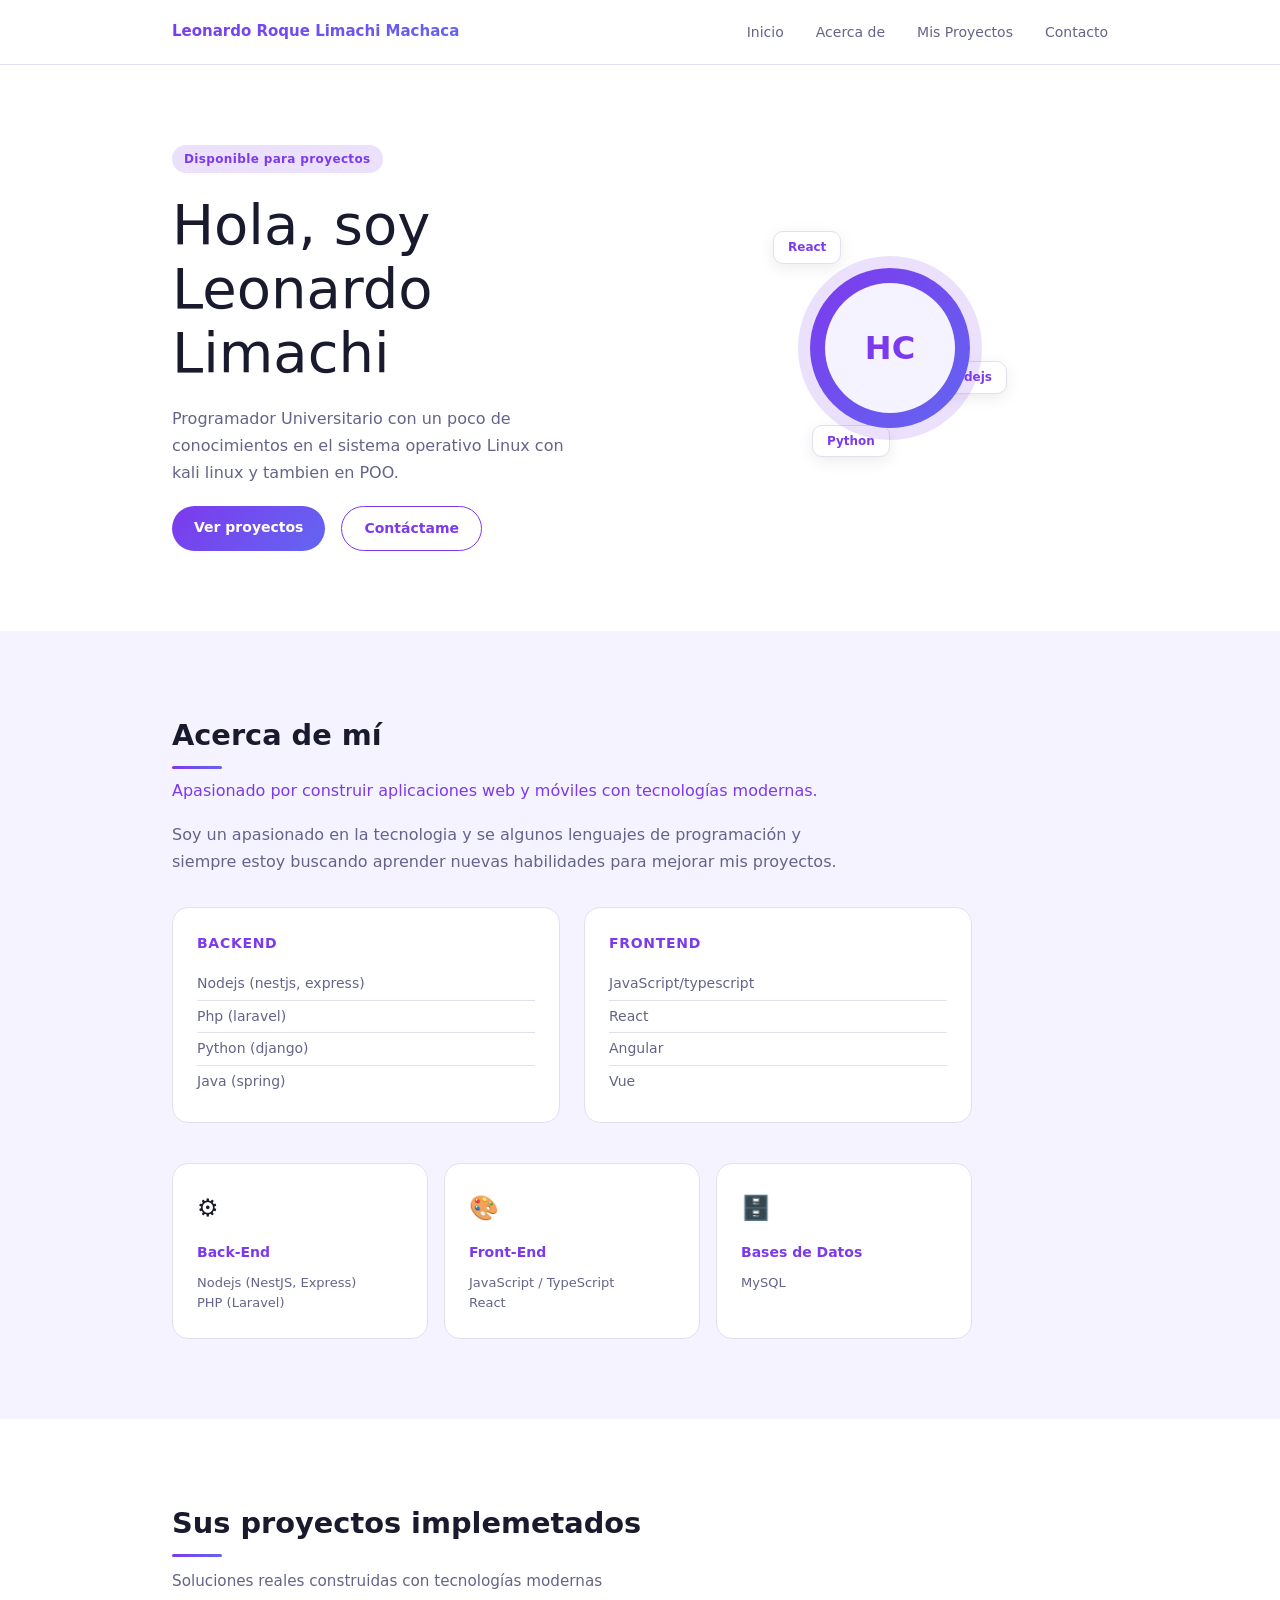
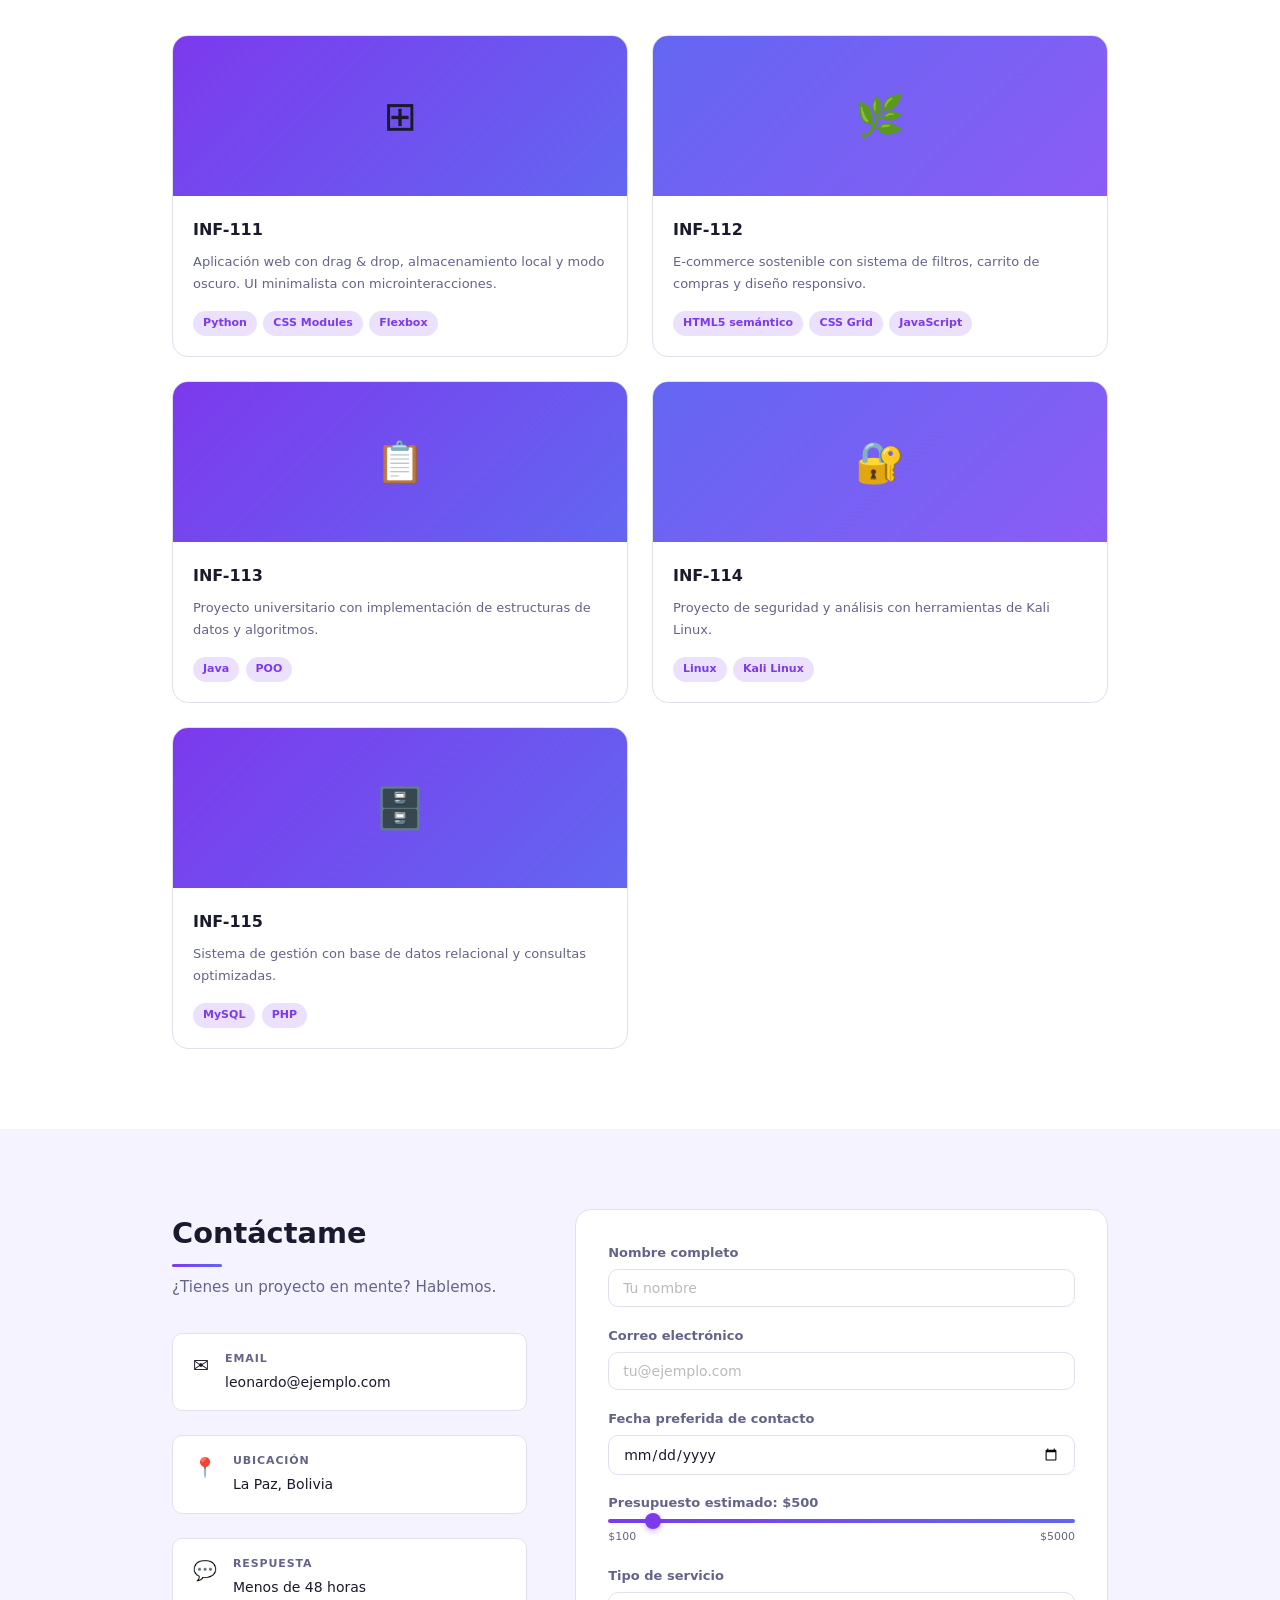
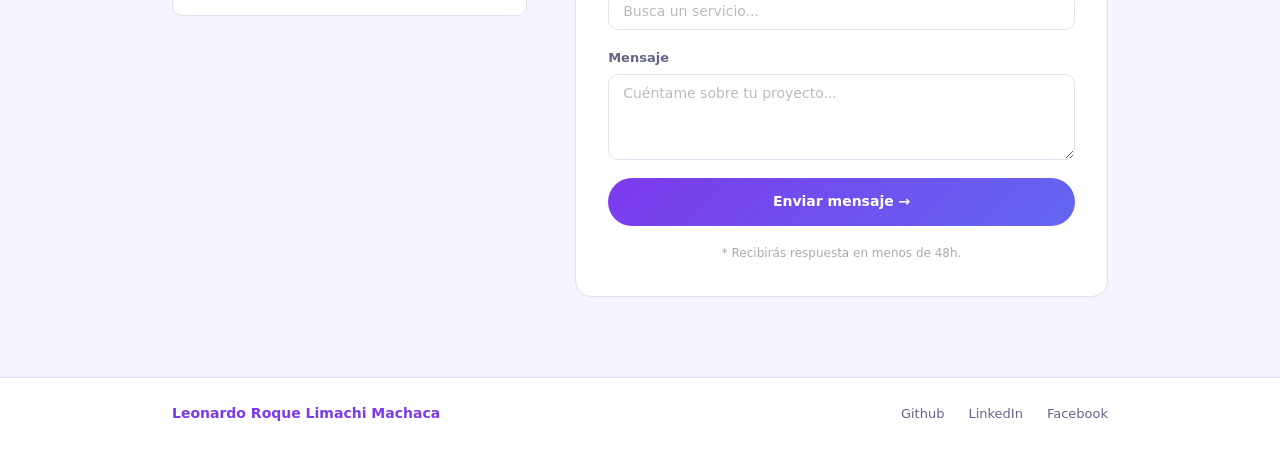
<file: PORTAFOLIO-2/index.html>
<!DOCTYPE html>
<html lang="es">
<head>
  <meta charset="UTF-8">
  <meta name="viewport" content="width=device-width, initial-scale=1.0">
  <title>Mi Portafolio</title>
  <link rel="stylesheet" href="assets/css/styles.css">
</head>
<body>

  <header>
    <div class="container">
      <div class="navbar">
        <div class="logo">Leonardo Roque Limachi Machaca</div>
        <nav>
          <ul>
            <li><a href="#inicio">Inicio</a></li>
            <li><a href="#acercade">Acerca de</a></li>
            <li><a href="#servicios">Mis Proyectos</a></li>
            <li><a href="#contacto">Contacto</a></li>
          </ul>
        </nav>
      </div>
    </div>
  </header>

  <main>

    <!-- INICIO -->
    <section id="inicio" aria-label="Presentación">
      <div class="container">
        <div class="container-person">

          <div class="person-content">
            <span class="person-badge">Disponible para proyectos</span>
            <h1>Hola, soy Leonardo Limachi </h1>
            <p>Programador Universitario con un poco de conocimientos en el sistema operativo Linux con kali linux y tambien en POO.</p>
            <div class="actions">
              <a href="#servicios" class="btn btn--primary">Ver proyectos</a>
              <a href="#contacto" class="btn btn--secondary">Contáctame</a>
            </div>
          </div>

          <aside class="person-img" aria-hidden="true">
            <div class="float-card card--a">React</div>
            <div class="float-card card--b">Nodejs</div>
            <div class="float-card card--c">Python</div>
            <div class="avatar">
              <div class="avatar-interior">HC</div>
            </div>
          </aside>

        </div>
      </div>
    </section>

    <!-- ACERCA DE -->
    <section id="acercade">
      <div class="container">
        <div class="container-about">
          <h2>Acerca de mí</h2>
          <p class="about-subtitle">Apasionado por construir aplicaciones web y móviles con tecnologías modernas.</p>
          <p class="about-text">Soy un apasionado en la tecnologia y se algunos lenguajes de programación y siempre estoy buscando aprender nuevas habilidades para mejorar mis proyectos.</p>

          <div class="skills-grid">
            <div class="skill-col">
              <h3>Backend</h3>
              <ul>
                <li>Nodejs (nestjs, express)</li>
                <li>Php (laravel)</li>
                <li>Python (django)</li>
                <li>Java (spring)</li>
              </ul>
            </div>
            <div class="skill-col">
              <h3>Frontend</h3>
              <ul>
                <li>JavaScript/typescript</li>
                <li>React</li>
                <li>Angular</li>
                <li>Vue</li>
              </ul>
            </div>
          </div>

          <div class="service-cards">
            <div class="service-card">
              <span class="service-icon">⚙️</span>
              <h4>Back-End</h4>
              <p>Nodejs (NestJS, Express)<br>PHP (Laravel)</p>
            </div>
            <div class="service-card">
              <span class="service-icon">🎨</span>
              <h4>Front-End</h4>
              <p>JavaScript / TypeScript<br>React</p>
            </div>
            <div class="service-card">
              <span class="service-icon">🗄️</span>
              <h4>Bases de Datos</h4>
              <p>MySQL</p>
            </div>
          </div>

        </div>
      </div>
    </section>

    <!-- SERVICIOS -->
    <section id="servicios">
      <div class="container">
        <h2>Sus proyectos implemetados</h2>
        <p class="section-sub">Soluciones reales construidas con tecnologías modernas</p>

        <div class="projects-grid">
          <div class="project-card">
            <div class="project-thumb thumb--purple">
              <span class="project-icon">⊞</span>
            </div>
            <div class="project-info">
              <h3>INF-111</h3>
              <p>Aplicación web con drag &amp; drop, almacenamiento local y modo oscuro. UI minimalista con microinteracciones.</p>
              <div class="project-tags">
                <span>Python</span>
                <span>CSS Modules</span>
                <span>Flexbox</span>
              </div>
            </div>
          </div>

          <div class="project-card">
            <div class="project-thumb thumb--violet">
              <span class="project-icon">🌿</span>
            </div>
            <div class="project-info">
              <h3>INF-112</h3>
              <p>E-commerce sostenible con sistema de filtros, carrito de compras y diseño responsivo.</p>
              <div class="project-tags">
                <span>HTML5 semántico</span>
                <span>CSS Grid</span>
                <span>JavaScript</span>
              </div>
            </div>
          </div>

          <div class="project-card">
            <div class="project-thumb thumb--purple">
              <span class="project-icon">📋</span>
            </div>
            <div class="project-info">
              <h3>INF-113</h3>
              <p>Proyecto universitario con implementación de estructuras de datos y algoritmos.</p>
              <div class="project-tags">
                <span>Java</span>
                <span>POO</span>
              </div>
            </div>
          </div>

          <div class="project-card">
            <div class="project-thumb thumb--violet">
              <span class="project-icon">🔐</span>
            </div>
            <div class="project-info">
              <h3>INF-114</h3>
              <p>Proyecto de seguridad y análisis con herramientas de Kali Linux.</p>
              <div class="project-tags">
                <span>Linux</span>
                <span>Kali Linux</span>
              </div>
            </div>
          </div>

          <div class="project-card">
            <div class="project-thumb thumb--purple">
              <span class="project-icon">🗄️</span>
            </div>
            <div class="project-info">
              <h3>INF-115</h3>
              <p>Sistema de gestión con base de datos relacional y consultas optimizadas.</p>
              <div class="project-tags">
                <span>MySQL</span>
                <span>PHP</span>
              </div>
            </div>
          </div>
        </div>

      </div>
    </section>

    <!-- CONTACTO -->
    <section id="contacto">
      <div class="container">
        <div class="contact-layout">

          <div class="contact-info">
            <h2>Contáctame</h2>
            <p class="contact-sub">¿Tienes un proyecto en mente? Hablemos.</p>

            <div class="info-item">
              <span class="info-icon">✉</span>
              <div>
                <strong>EMAIL</strong>
                <p>leonardo@ejemplo.com</p>
              </div>
            </div>

            <div class="info-item">
              <span class="info-icon">📍</span>
              <div>
                <strong>UBICACIÓN</strong>
                <p>La Paz, Bolivia</p>
              </div>
            </div>

            <div class="info-item">
              <span class="info-icon">💬</span>
              <div>
                <strong>RESPUESTA</strong>
                <p>Menos de 48 horas</p>
              </div>
            </div>
          </div>

          <div class="contact-form-wrap">
            <form class="contact-form">

              <div class="form-group">
                <label for="nombre">Nombre completo</label>
                <input type="text" id="nombre" name="nombre" placeholder="Tu nombre" />
              </div>

              <div class="form-group">
                <label for="email">Correo electrónico</label>
                <input type="email" id="email" name="email" placeholder="tu@ejemplo.com" />
              </div>

              <div class="form-group">
                <label for="fecha">Fecha preferida de contacto</label>
                <input type="date" id="fecha" name="fecha">
              </div>

              <div class="form-group">
                <label for="presupuesto">Presupuesto estimado: <span id="presupuesto-val">$500</span></label>
                <input type="range" id="presupuesto" name="presupuesto" min="100" max="5000" value="500"
                  oninput="document.getElementById('presupuesto-val').textContent = '$' + this.value">
                <div class="range-labels"><span>$100</span><span>$5000</span></div>
              </div>

              <div class="form-group">
                <label for="servicio">Tipo de servicio</label>
                <input type="search" id="servicio" name="servicio" placeholder="Busca un servicio..." list="servicios-list">
                <datalist id="servicios-list">
                  <option value="Desarrollo Web"></option>
                  <option value="Desarrollo Móvil"></option>
                  <option value="Consultoría Técnica"></option>
                  <option value="Mantenimiento y Soporte"></option>
                </datalist>
              </div>

              <div class="form-group">
                <label for="mensaje">Mensaje</label>
                <textarea id="mensaje" name="mensaje" rows="4" placeholder="Cuéntame sobre tu proyecto..."></textarea>
              </div>

              <a href="#" class="btn-submit">Enviar mensaje →</a>
              <small class="form-note">* Recibirás respuesta en menos de 48h.</small>

            </form>
          </div>

        </div>
      </div>
    </section>

  </main>

  <footer>
    <div class="container">
      <div class="footer-inner">
        <span class="footer-name">Leonardo Roque Limachi Machaca</span>
        <div class="footer-links">
          <a href="#">Github</a>
          <a href="#">LinkedIn</a>
          <a href="#">Facebook</a>
        </div>
      </div>
    </div>
  </footer>

</body>
</html>
</file>
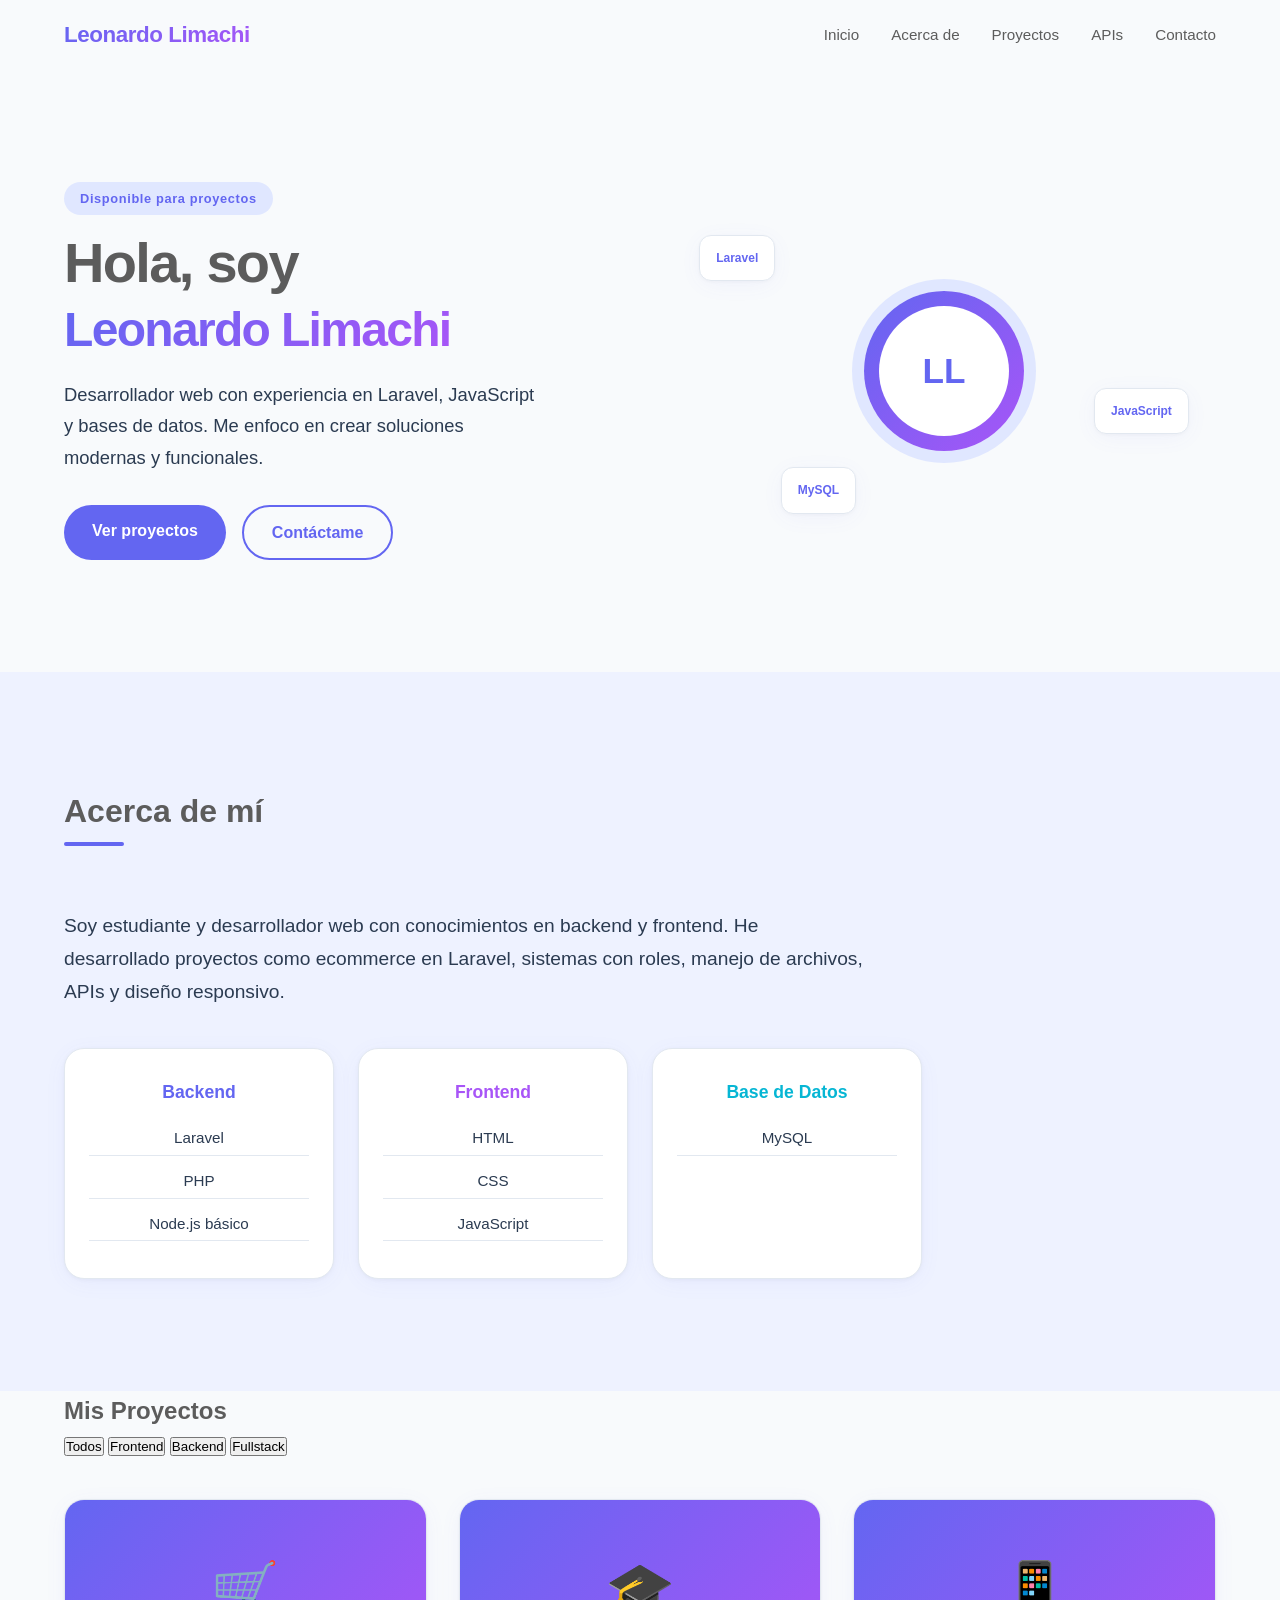
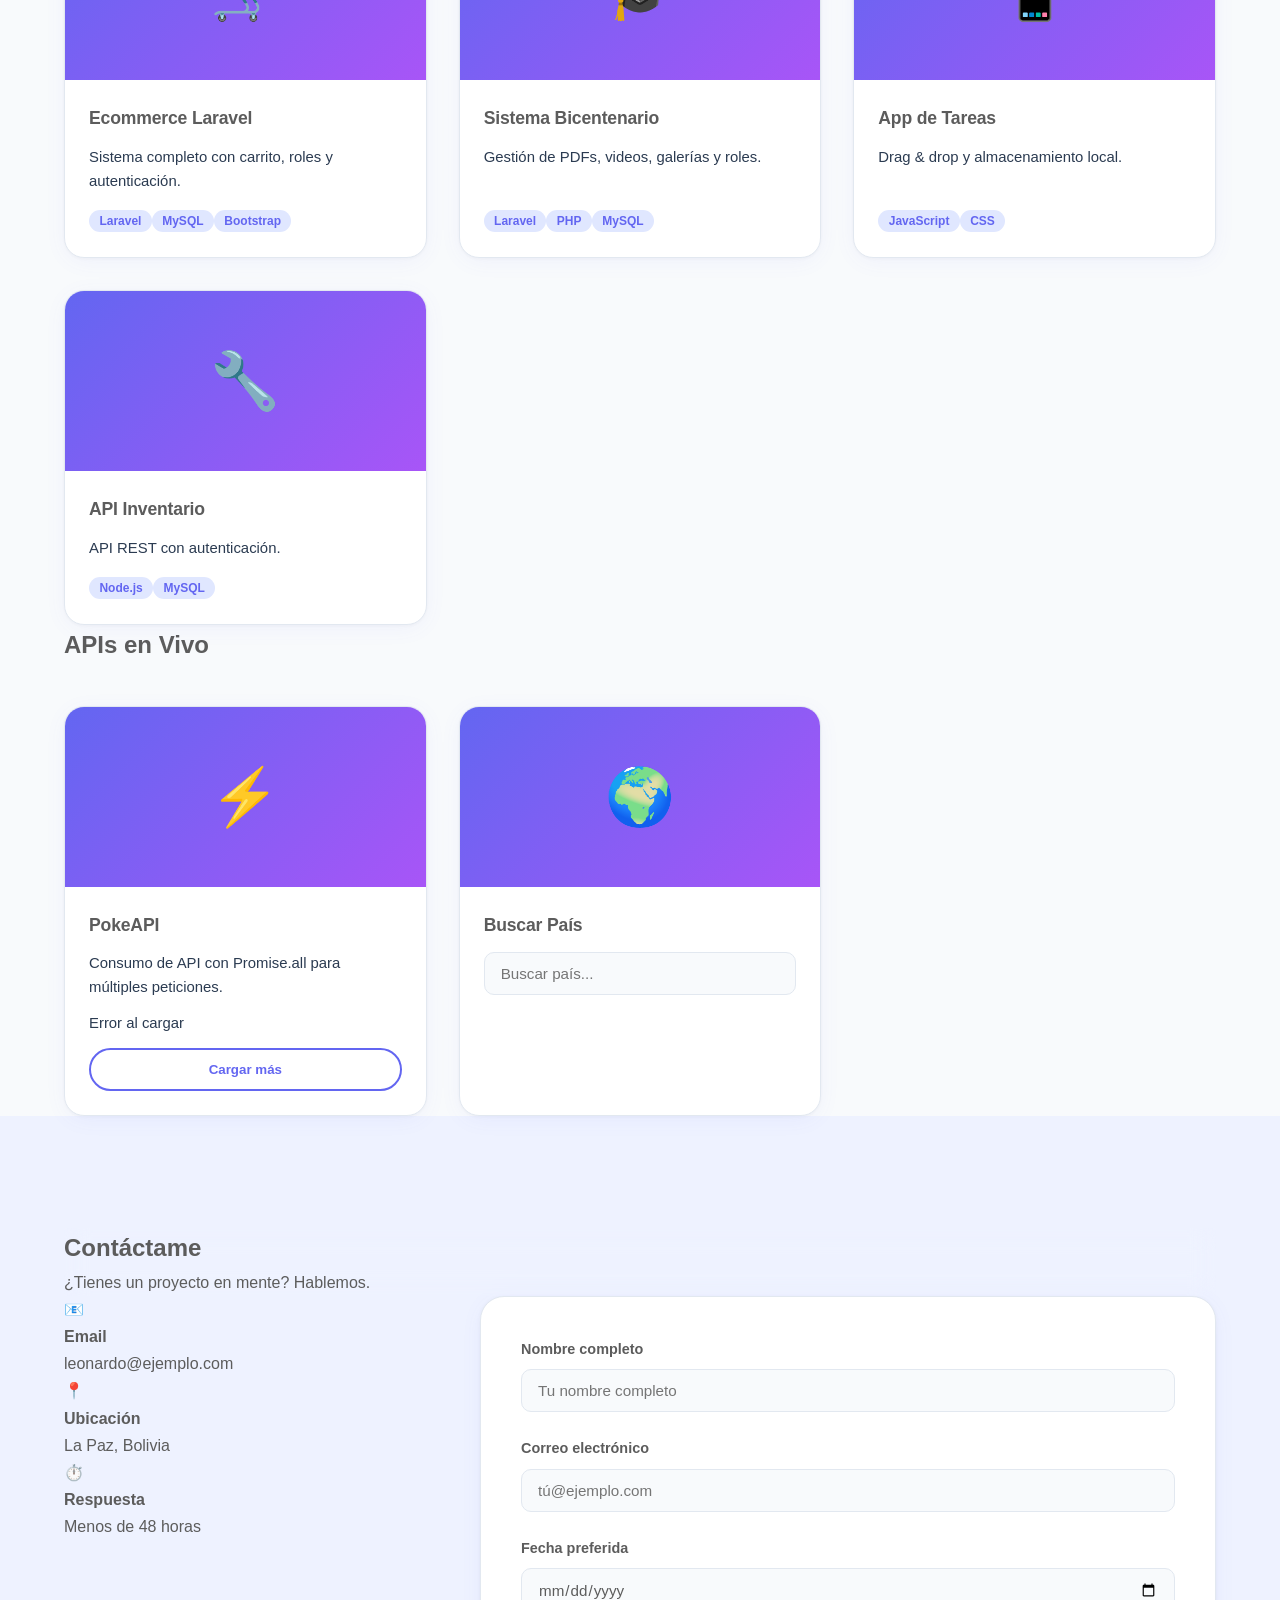
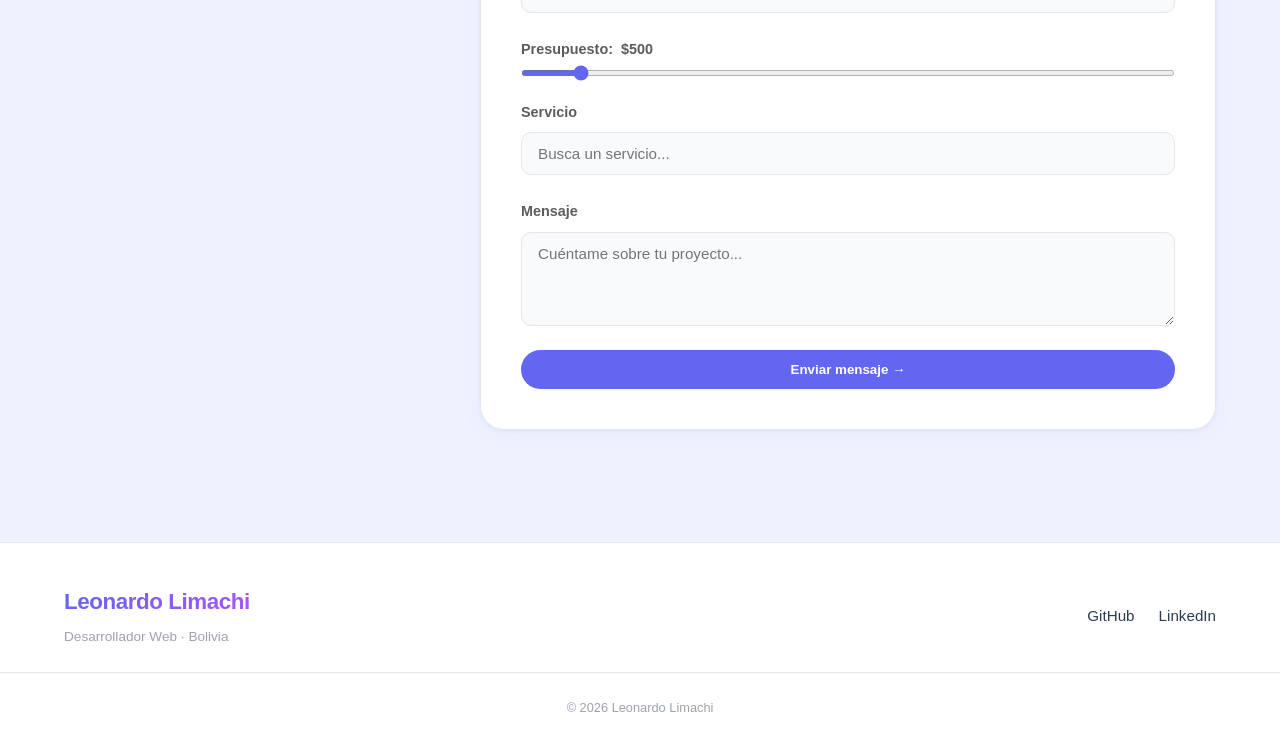
<file: Portafolio-Dia3-Tarea3/index.html>
<!doctype html>
<html lang="es">
<head>
  <meta charset="UTF-8" />
  <meta name="viewport" content="width=device-width, initial-scale=1.0" />

  <!-- SEO -->
  <title>Leonardo Limachi – Desarrollador Web</title>
  <meta name="description" content="Portafolio de Leonardo Limachi, desarrollador web full stack." />
  <meta name="keywords" content="desarrollador, laravel, javascript, portafolio, Bolivia" />
  <meta name="author" content="Leonardo Limachi" />

  <link rel="stylesheet" href="assets/css/styles.css" />
</head>

<body>

<!-- HEADER -->
<header>
  <div class="container">
    <div class="navbar">
      <div class="logo">Leonardo Limachi</div>

      <nav>
        <ul>
          <li><a href="#inicio">Inicio</a></li>
          <li><a href="#acercade">Acerca de</a></li>
          <li><a href="#proyectos">Proyectos</a></li>
          <li><a href="#apis">APIs</a></li>
          <li><a href="#contacto">Contacto</a></li>
        </ul>
      </nav>

    </div>
  </div>
</header>

<main>

<section id="inicio">
  <div class="container person">

    <div class="person-content">
      <span class="person-badge">Disponible para proyectos</span>

      <h1>Hola, soy <br><strong>Leonardo Limachi</strong></h1>

      <p>
        Desarrollador web con experiencia en Laravel, JavaScript y bases de datos.
        Me enfoco en crear soluciones modernas y funcionales.
      </p>

      <div class="actions">
        <a href="#proyectos" class="btn btn--primary">Ver proyectos</a>
        <a href="#contacto" class="btn btn--secondary">Contáctame</a>
      </div>
    </div>

    <div class="person-img">
      <div class="float-card card--a">Laravel</div>
      <div class="float-card card--b">JavaScript</div>
      <div class="float-card card--c">MySQL</div>

      <div class="avatar">
        <div class="avatar-interior">LL</div>
      </div>
    </div>

  </div>
</section>

<section id="acercade">
  <div class="container about">
    <h2 class="section-title">Acerca de mí</h2>

    <p>
      Soy estudiante y desarrollador web con conocimientos en backend y frontend.
      He desarrollado proyectos como ecommerce en Laravel, sistemas con roles,
      manejo de archivos, APIs y diseño responsivo.
    </p>

    <div class="skill-grid">

      <div class="skill-card skill--backend">
        <h3>Backend</h3>
        <ul>
          <li>Laravel</li>
          <li>PHP</li>
          <li>Node.js básico</li>
        </ul>
      </div>

      <div class="skill-card skill--frontend">
        <h3>Frontend</h3>
        <ul>
          <li>HTML</li>
          <li>CSS</li>
          <li>JavaScript</li>
        </ul>
      </div>

      <div class="skill-card skill--database">
        <h3>Base de Datos</h3>
        <ul>
          <li>MySQL</li>
        </ul>
      </div>

    </div>
  </div>
</section>

<section id="proyectos">
  <div class="container">

    <h2 class="section-title">Mis Proyectos</h2>

    <div class="filter-bar">
      <button class="filter-btn active" data-filter="all">Todos</button>
      <button class="filter-btn" data-filter="frontend">Frontend</button>
      <button class="filter-btn" data-filter="backend">Backend</button>
      <button class="filter-btn" data-filter="fullstack">Fullstack</button>
    </div>

    <div id="projects-grid" class="projects-grid"></div>

  </div>
</section>

<section id="apis">
  <div class="container">

    <h2 class="section-title">APIs en Vivo</h2>

    <div class="projects-grid">

      <div class="project-card">
        <div class="project-img">⚡</div>
        <div class="project-info">
          <h3>PokeAPI</h3>
          <p>Consumo de API con Promise.all para múltiples peticiones.</p>
          <div id="poke-grid"></div>
          <button id="poke-next" class="btn btn--secondary">Cargar más</button>
        </div>
      </div>

      <div class="project-card">
        <div class="project-img">🌍</div>
        <div class="project-info">
          <h3>Buscar País</h3>
          <input type="text" id="country-search" placeholder="Buscar país..." />
          <div id="country-result"></div>
        </div>
      </div>

    </div>

  </div>
</section>

<section id="contacto" aria-label="Contacto">
    <div class="container">
      <header class="section-header">
        <h2>Contáctame</h2>
        <p>¿Tienes un proyecto en mente? Hablemos.</p>
      </header>
  
      <div class="contact-layout">
  
        <aside class="contact-info">
          <div class="contact-item">
            <span class="contact-icon">📧</span>
            <div>
              <strong>Email</strong>
              <p>leonardo@ejemplo.com</p>
            </div>
          </div>
  
          <div class="contact-item">
            <span class="contact-icon">📍</span>
            <div>
              <strong>Ubicación</strong>
              <p>La Paz, Bolivia</p>
            </div>
          </div>
  
          <div class="contact-item">
            <span class="contact-icon">⏱️</span>
            <div>
              <strong>Respuesta</strong>
              <p>Menos de 48 horas</p>
            </div>
          </div>
        </aside>
  
        <div class="contact-form">
          <form id="contact-form" novalidate>
  
            <div class="form-group">
              <label for="nombre">Nombre completo</label>
              <input type="text" id="nombre" name="nombre" required minlength="3"
                placeholder="Tu nombre completo" />
            </div>
  
            <div class="form-group">
              <label for="email">Correo electrónico</label>
              <input type="email" id="email" name="email" required
                placeholder="tú@ejemplo.com" />
            </div>
  
            <div class="form-group">
              <label for="fecha">Fecha preferida</label>
              <input type="date" id="fecha" name="fecha" />
            </div>
  
            <div class="form-group">
              <label for="presupuesto">
                Presupuesto:
                <span id="presupuesto-val">$500</span>
              </label>
              <input type="range" id="presupuesto" name="presupuesto"
                min="100" max="5000" step="100" value="500" />
            </div>
  
            <div class="form-group">
              <label for="servicio">Servicio</label>
              <input type="search" id="servicio" list="servicios-list"
                placeholder="Busca un servicio..." />
              <datalist id="servicios-list">
                <option value="Full Stack">
                <option value="Backend">
                <option value="Frontend">
                <option value="Base de Datos">
              </datalist>
            </div>
  
            <div class="form-group">
              <label for="mensaje">Mensaje</label>
              <textarea id="mensaje" name="mensaje" rows="4"
                required minlength="20"
                placeholder="Cuéntame sobre tu proyecto..."></textarea>
            </div>
  
            <button type="submit" class="btn-submit">
              Enviar mensaje →
            </button>
  
          </form>
        </div>
  
      </div>
    </div>
  </section>

</main>

<footer>
  <div class="container footer-grid">

    <div class="footer-brand">
      <span class="logo">Leonardo Limachi</span>
      <p>Desarrollador Web · Bolivia</p>
    </div>

    <div class="social-links">
      <a href="#">GitHub</a>
      <a href="#">LinkedIn</a>
    </div>

  </div>

  <p class="footer-copy">© 2026 Leonardo Limachi</p>
</footer>
    <div id="toast" class="toast" role="status" aria-live="polite"></div>

    <script>
      const range = document.getElementById('presupuesto');
      const val   = document.getElementById('presupuesto-val');
      if (range && val) {
        range.addEventListener('input', () => {
          val.textContent = '$' + Number(range.value).toLocaleString();
        });
      }
    </script>
<!-- JS -->
<script src="assets/js/app.js"></script>

</body>
</html>
</file>
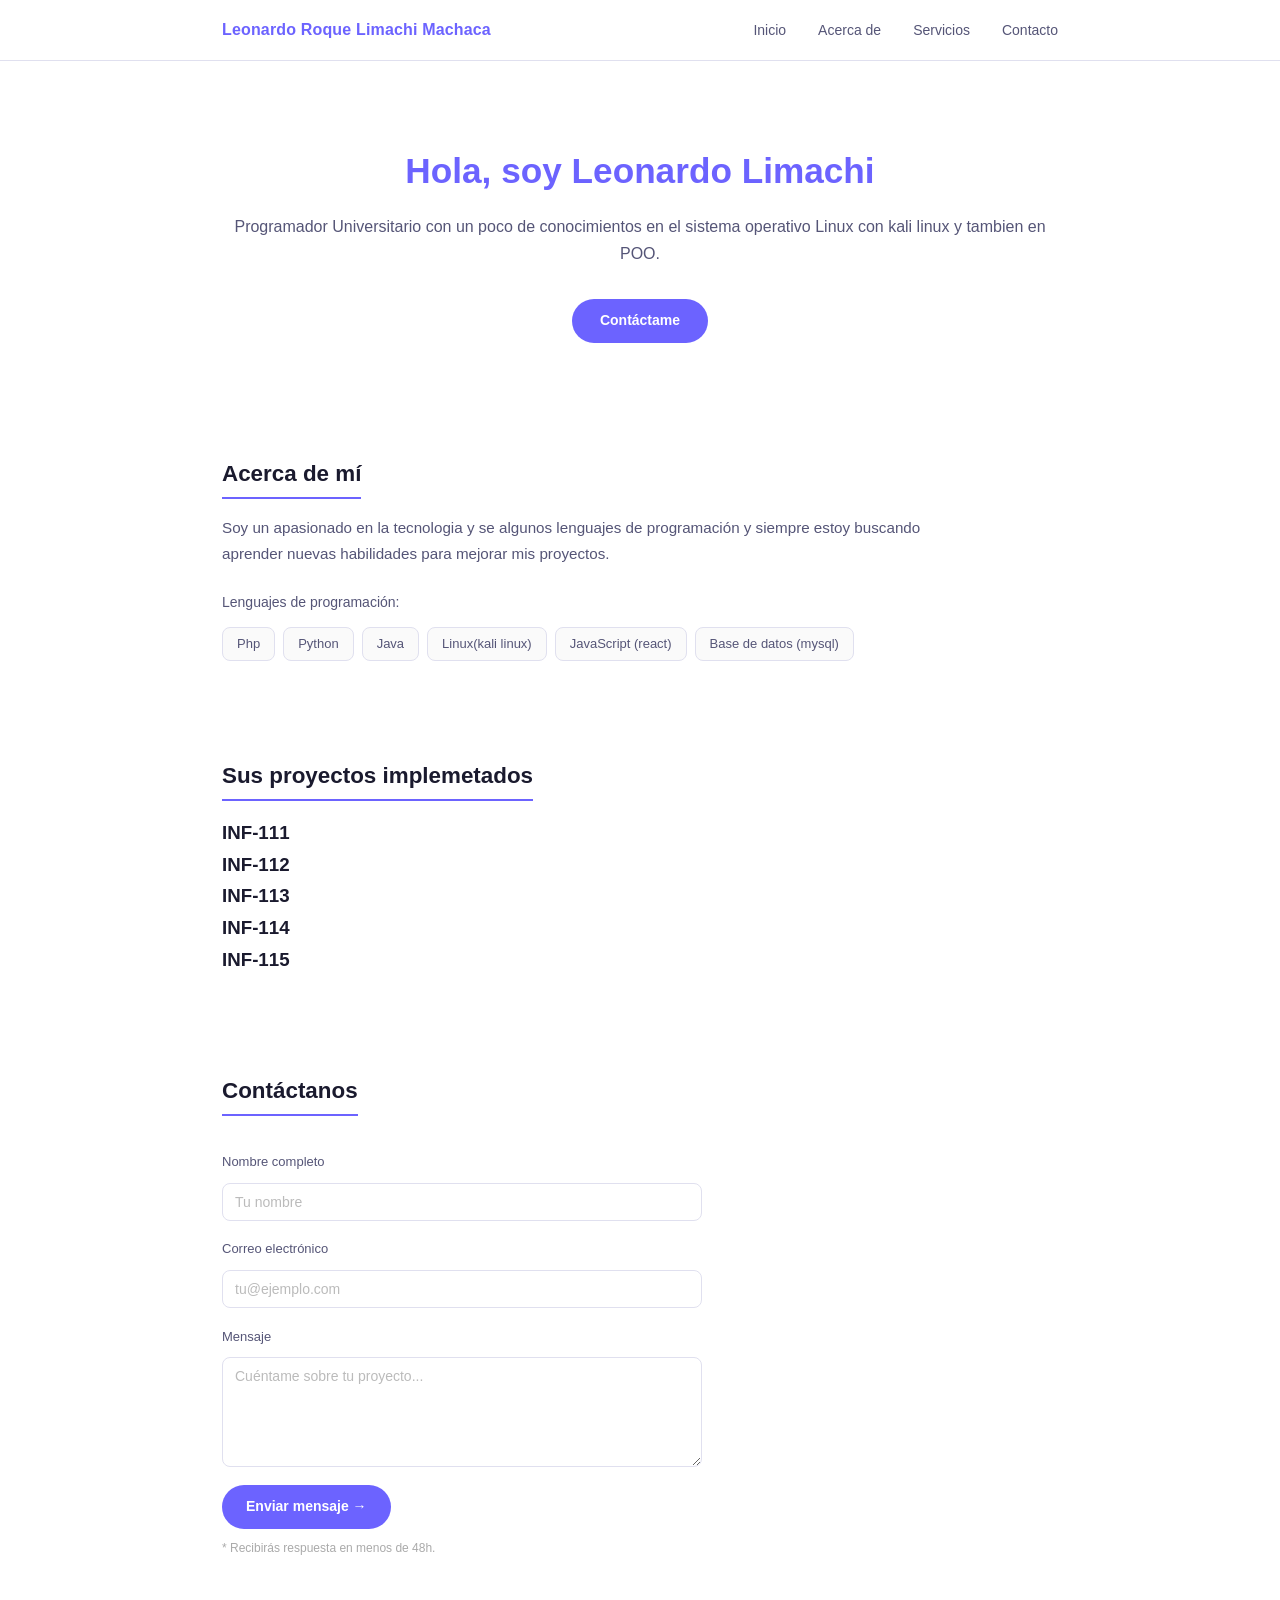
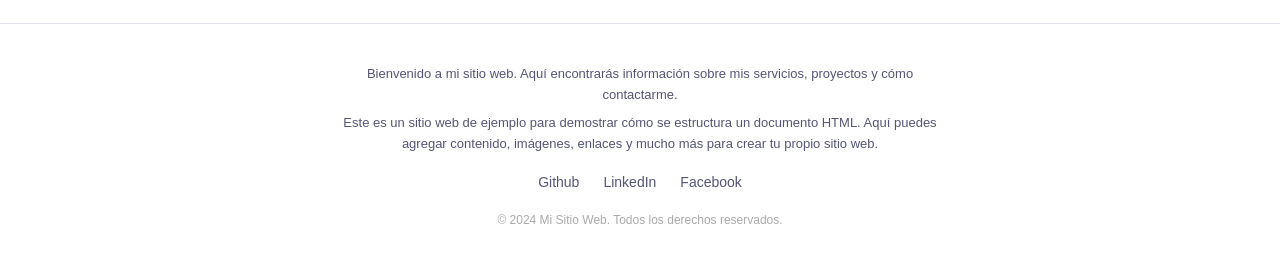
<file: PORTAFOLIO/index.html>
<!DOCTYPE html>
<html lang="es">
<head>
  <meta charset="UTF-8">
  <meta name="viewport" content="width=device-width, initial-scale=1.0">
  <title>Mi Portafolio</title>
  <link rel="stylesheet" href="assets/css/styles.css">
</head>
<body>

  <header>
    <div class="container">
      <div class="navbar">
        <div class="logo">Leonardo Roque Limachi Machaca</div>
        <nav>
          <ul>
            <li><a href="#inicio">Inicio</a></li>
            <li><a href="#acercade">Acerca de</a></li>
            <li><a href="#servicios">Servicios</a></li>
            <li><a href="#contacto">Contacto</a></li>
          </ul>
        </nav>
      </div>
    </div>
  </header>

  <main>

    <!-- INICIO -->
    <section id="inicio">
      <div class="container">
        <div class="container-person">
          <div class="person-content">
            <h1>Hola, soy Leonardo Limachi </h1>
            <p>Programador Universitario con un poco de conocimientos en el sistema operativo Linux con kali linux y tambien en POO.</p>
            <a href="#contacto" class="btn">Contáctame</a>
          </div>
        </div>
      </div>
    </section>

    <!-- ACERCA DE -->
    <section id="acercade">
      <div class="container">
        <div class="container-about">
          <h2>Acerca de mí</h2>
          <p>Soy un apasionado en la tecnologia y se algunos lenguajes de programación y siempre estoy buscando aprender nuevas habilidades para mejorar mis proyectos.</p>

          <div class="leguajes">
            <p>Lenguajes de programación:</p>
            <div class="item-l">Php</div>
            <div class="item-l">Python</div>
            <div class="item-l">Java</div>
            <div class="item-l">Linux(kali linux)</div>
            <div class="item-l">JavaScript (react)</div>
            <div class="item-l">Base de datos (mysql)</div>
          </div>
        </div>
      </div>
    </section>

    <!-- SERVICIOS -->
    <section id="servicios">
      <div class="container">
        <h2>Sus proyectos implemetados</h2>
        <div class="container-services">
          <div class="service-item">
            <h3>INF-111</h3>
            <h3>INF-112</h3>
            <h3>INF-113</h3>
            <h3>INF-114</h3>
            <h3>INF-115</h3>
          </div>

      </div>
    </section>

    <!-- CONTACTO -->
    <section id="contacto">
      <div class="container">
        <h2>Contáctanos</h2>
        <br>
        <br>
        <form class="contact-form">
          <label>Nombre completo</label>
          <input type="text" placeholder="Tu nombre" />

          <label>Correo electrónico</label>
          <input type="email" placeholder="tu@ejemplo.com" />

          <label>Mensaje</label>
          <textarea placeholder="Cuéntame sobre tu proyecto..."></textarea>

          <a href="#" class="btn-submit">Enviar mensaje →</a>
          <small>* Recibirás respuesta en menos de 48h.</small>
        </form>
      </div>
    </section>

  </main>

  <footer>
    <div class="container">
      <p>Bienvenido a mi sitio web. Aquí encontrarás información sobre mis servicios, proyectos y cómo contactarme.</p>
      <p>Este es un sitio web de ejemplo para demostrar cómo se estructura un documento HTML. Aquí puedes agregar contenido, imágenes, enlaces y mucho más para crear tu propio sitio web.</p>
      <div class="footer-links">
        <a href="#">Github</a>
        <a href="#">LinkedIn</a>
        <a href="#">Facebook</a>
      </div>
      <p class="copy">© 2024 Mi Sitio Web. Todos los derechos reservados.</p>
    </div>
  </footer>

</body>
</html>
</file>
<file: PORTAFOLIO-2/assets/css/styles.css>
/* =============================================
   VARIABLES & RESET
============================================= */
:root {
  --accent:   #7c3aed;
  --accent-2: #6366f1;
  --accent-light: rgba(124, 58, 237, 0.15);
  --accent-hover: #6d28d9;
  --bg: #ffffff;
  --bg-secondary: #f5f3ff;
  --text: #1a1a2e;
  --text-muted: #64648a;
  --border: #e2e0f0;
  --transition: all 0.3s ease;
  --radius: 10px;
  --radius-lg: 16px;
  --radius-pill: 50px;
  --section-py: 5rem;
}

*, *::before, *::after {
  margin: 0; padding: 0;
  box-sizing: border-box;
}

html { scroll-behavior: smooth; }

body {
  font-family: 'Segoe UI', system-ui, sans-serif;
  background: var(--bg);
  color: var(--text);
  line-height: 1.7;
  font-size: 16px;
}

a { text-decoration: none; color: inherit; }
ul { list-style: none; }

/* =============================================
   LAYOUT
============================================= */
.container {
  max-width: 1000px;
  margin: 0 auto;
  padding: 0 2rem;
}

/* =============================================
   HEADER
============================================= */
header {
  position: sticky; top: 0; z-index: 100;
  background: rgba(255,255,255,0.95);
  backdrop-filter: blur(10px);
  border-bottom: 1px solid var(--border);
}

.navbar {
  display: flex;
  align-items: center;
  justify-content: space-between;
  height: 64px;
}

.logo {
  font-size: 15px;
  font-weight: 700;
  color: transparent;
  background: linear-gradient(135deg, var(--accent), var(--accent-2));
  background-clip: text;
  -webkit-background-clip: text;
}

nav ul {
  display: flex;
  gap: 2rem;
}

nav ul li a {
  font-size: 14px;
  color: var(--text-muted);
  font-weight: 500;
  transition: var(--transition);
}

nav ul li a:hover { color: var(--accent); }

/* =============================================
   HERO / INICIO
============================================= */
#inicio {
  padding: var(--section-py) 0;
  overflow: hidden;
}

.container-person {
  display: grid;
  grid-template-columns: 1fr 1fr;
  grid-template-areas: "content visual";
  align-items: center;
  gap: 4rem;
}

.person-content {
  grid-area: content;
  display: flex;
  flex-direction: column;
  gap: 1.2rem;
}

.person-badge {
  display: inline-block;
  background: var(--accent-light);
  color: var(--accent);
  font-size: 12px;
  font-weight: 600;
  padding: 4px 12px;
  border-radius: var(--radius-pill);
  width: fit-content;
  letter-spacing: 0.03em;
}

.person-content h1 {
  font-size: clamp(2rem, 5vw, 3.5rem);
  line-height: 1.15;
  font-weight: 400;
  color: var(--text);
}

.person-content h1 strong {
  color: transparent;
  background: linear-gradient(135deg, var(--accent), var(--accent-2));
  background-clip: text;
  -webkit-background-clip: text;
  font-weight: 800;
}

.person-content > p {
  font-size: 1rem;
  color: var(--text-muted);
  max-width: 400px;
}

.actions {
  display: flex;
  gap: 1rem;
  flex-wrap: wrap;
}

.btn {
  display: inline-block;
  padding: 10px 22px;
  border-radius: var(--radius-pill);
  font-size: 14px;
  font-weight: 600;
  transition: var(--transition);
  cursor: pointer;
}

.btn--primary {
  background: linear-gradient(135deg, var(--accent), var(--accent-2));
  color: #fff;
}

.btn--primary:hover {
  opacity: 0.9;
  transform: translateY(-2px);
  box-shadow: 0 8px 20px rgba(124,58,237,0.35);
}

.btn--secondary {
  background: transparent;
  color: var(--accent);
  border: 1.5px solid var(--accent);
}

.btn--secondary:hover {
  background: var(--accent-light);
  transform: translateY(-2px);
}

/* PERSON IMG / AVATAR */
.person-img {
  grid-area: visual;
  position: relative;
  width: 260px;
  height: 260px;
  margin: 0 auto;
}

.avatar {
  position: absolute;
  inset: 50% auto auto 50%;
  transform: translate(-50%, -50%);
  width: 160px;
  height: 160px;
  border-radius: 50%;
  background: linear-gradient(135deg, var(--accent), var(--accent-2));
  display: flex;
  align-items: center;
  justify-content: center;
  box-shadow: 0 0 0 12px var(--accent-light);
  animation: pulse 3s ease-in-out infinite;
}

@keyframes pulse {
  0%, 100% { box-shadow: 0 0 0 12px var(--accent-light); }
  50%       { box-shadow: 0 0 0 20px rgba(124,58,237,0.08); }
}

.avatar-interior {
  width: 130px;
  height: 130px;
  border-radius: 50%;
  background: var(--bg-secondary);
  display: flex;
  align-items: center;
  justify-content: center;
  font-size: 2rem;
  font-weight: 800;
  color: var(--accent);
}

/* Floating cards */
.float-card {
  position: absolute;
  background: #fff;
  border: 1px solid var(--border);
  border-radius: var(--radius);
  padding: 5px 14px;
  font-size: 12px;
  font-weight: 600;
  color: var(--accent);
  box-shadow: 0 4px 16px rgba(0,0,0,0.08);
  animation: float 3s ease-in-out infinite;
}

@keyframes float {
  0%, 100% { transform: translateY(0); }
  50%       { transform: translateY(-8px); }
}

.card--a { top: 5%;  left: 5%;  animation-delay: 0s; }
.card--b { top: 55%; right: 5%; animation-delay: 1s; }
.card--c { bottom: 8%; left: 20%; animation-delay: 0.7s; }

/* =============================================
   ACERCA DE
============================================= */
#acercade {
  padding: var(--section-py) 0;
  background: var(--bg-secondary);
}

.container-about { max-width: 800px; }

h2 {
  font-size: 1.8rem;
  font-weight: 700;
  margin-bottom: 0.5rem;
  position: relative;
  display: inline-block;
}

h2::after {
  content: '';
  display: block;
  width: 50px;
  height: 3px;
  background: linear-gradient(135deg, var(--accent), var(--accent-2));
  border-radius: 2px;
  margin-top: 6px;
}

.about-subtitle {
  font-size: 1rem;
  color: var(--accent);
  font-weight: 500;
  margin-bottom: 1rem;
}

.about-text {
  color: var(--text-muted);
  margin-bottom: 2rem;
  max-width: 680px;
}

/* Skills grid */
.skills-grid {
  display: grid;
  grid-template-columns: 1fr 1fr;
  gap: 1.5rem;
  margin-bottom: 2.5rem;
}

.skill-col {
  background: #fff;
  border: 1px solid var(--border);
  border-radius: var(--radius-lg);
  padding: 1.5rem;
}

.skill-col h3 {
  font-size: 14px;
  font-weight: 700;
  color: var(--accent);
  margin-bottom: 0.75rem;
  text-transform: uppercase;
  letter-spacing: 0.05em;
}

.skill-col ul li {
  font-size: 14px;
  color: var(--text-muted);
  padding: 4px 0;
  border-bottom: 1px solid var(--border);
}

.skill-col ul li:last-child { border-bottom: none; }

/* Service cards */
.service-cards {
  display: grid;
  grid-template-columns: repeat(3, 1fr);
  gap: 1rem;
}

.service-card {
  background: #fff;
  border: 1px solid var(--border);
  border-radius: var(--radius-lg);
  padding: 1.5rem;
  transition: var(--transition);
}

.service-card:hover {
  border-color: var(--accent);
  box-shadow: 0 4px 20px rgba(124,58,237,0.1);
  transform: translateY(-2px);
}

.service-icon {
  font-size: 1.5rem;
  display: block;
  margin-bottom: 0.75rem;
}

.service-card h4 {
  font-size: 14px;
  font-weight: 700;
  color: var(--accent);
  margin-bottom: 0.5rem;
}

.service-card p {
  font-size: 13px;
  color: var(--text-muted);
  line-height: 1.6;
}

/* =============================================
   PROYECTOS
============================================= */
#servicios {
  padding: var(--section-py) 0;
}

.section-sub {
  color: var(--text-muted);
  font-size: 0.95rem;
  margin-bottom: 2.5rem;
  margin-top: 0.25rem;
}

.projects-grid {
  display: grid;
  grid-template-columns: repeat(2, 1fr);
  gap: 1.5rem;
}

.project-card {
  border: 1px solid var(--border);
  border-radius: var(--radius-lg);
  overflow: hidden;
  transition: var(--transition);
  background: #fff;
}

.project-card:hover {
  transform: translateY(-4px);
  box-shadow: 0 12px 32px rgba(124,58,237,0.12);
}

.project-thumb {
  height: 160px;
  display: flex;
  align-items: center;
  justify-content: center;
}

.thumb--purple { background: linear-gradient(135deg, #7c3aed, #6366f1); }
.thumb--violet { background: linear-gradient(135deg, #6366f1, #8b5cf6); }

.project-icon { font-size: 2.5rem; }

.project-info { padding: 1.25rem; }

.project-info h3 {
  font-size: 16px;
  font-weight: 700;
  margin-bottom: 0.5rem;
}

.project-info p {
  font-size: 13px;
  color: var(--text-muted);
  margin-bottom: 1rem;
}

.project-tags {
  display: flex;
  flex-wrap: wrap;
  gap: 0.4rem;
}

.project-tags span {
  background: var(--accent-light);
  color: var(--accent);
  font-size: 11px;
  font-weight: 600;
  padding: 3px 10px;
  border-radius: var(--radius-pill);
}

/* =============================================
   CONTACTO
============================================= */
#contacto {
  padding: var(--section-py) 0;
  background: var(--bg-secondary);
}

.contact-layout {
  display: grid;
  grid-template-columns: 1fr 1.5fr;
  gap: 3rem;
  align-items: start;
}

.contact-info h2 { margin-bottom: 0.5rem; }

.contact-sub {
  color: var(--text-muted);
  font-size: 0.95rem;
  margin-bottom: 2rem;
}

.info-item {
  display: flex;
  align-items: flex-start;
  gap: 1rem;
  margin-bottom: 1.5rem;
  background: #fff;
  border: 1px solid var(--border);
  border-radius: var(--radius);
  padding: 1rem 1.25rem;
}

.info-icon {
  font-size: 1.2rem;
  flex-shrink: 0;
}

.info-item strong {
  display: block;
  font-size: 11px;
  letter-spacing: 0.08em;
  color: var(--text-muted);
  margin-bottom: 2px;
}

.info-item p {
  font-size: 14px;
  color: var(--text);
  font-weight: 500;
}

/* Form */
.contact-form-wrap {
  background: #fff;
  border: 1px solid var(--border);
  border-radius: var(--radius-lg);
  padding: 2rem;
}

.contact-form {
  display: flex;
  flex-direction: column;
  gap: 1.1rem;
}

.form-group {
  display: flex;
  flex-direction: column;
  gap: 5px;
}

.form-group label {
  font-size: 13px;
  font-weight: 600;
  color: var(--text-muted);
}

.form-group input,
.form-group textarea {
  padding: 10px 14px;
  border: 1px solid var(--border);
  border-radius: var(--radius);
  font-size: 14px;
  color: var(--text);
  font-family: inherit;
  background: #fff;
  transition: var(--transition);
  outline: none;
}

.form-group input:focus,
.form-group textarea:focus {
  border-color: var(--accent);
  box-shadow: 0 0 0 3px var(--accent-light);
}

.form-group input::placeholder,
.form-group textarea::placeholder { color: #bbb; }

.form-group textarea { resize: vertical; }

/* Range slider — CORREGIDO: eliminado conflicto con border/box-shadow */
input[type="range"] {
  appearance: none;
  -webkit-appearance: none;
  width: 100%;
  height: 4px;
  border-radius: 2px;
  background: linear-gradient(135deg, var(--accent), var(--accent-2));
  outline: none;
  padding: 0;
  border: none;
  box-shadow: none;
  cursor: pointer;
}

input[type="range"]::-webkit-slider-thumb {
  -webkit-appearance: none;
  appearance: none;
  width: 16px;
  height: 16px;
  border-radius: 50%;
  background: var(--accent);
  cursor: pointer;
  box-shadow: 0 2px 6px rgba(124,58,237,0.4);
  border: none;
}

input[type="range"]::-moz-range-thumb {
  width: 16px;
  height: 16px;
  border-radius: 50%;
  background: var(--accent);
  cursor: pointer;
  box-shadow: 0 2px 6px rgba(124,58,237,0.4);
  border: none;
}

.range-labels {
  display: flex;
  justify-content: space-between;
  font-size: 11px;
  color: var(--text-muted);
}

/* Submit */
.btn-submit {
  display: inline-block;
  background: linear-gradient(135deg, var(--accent), var(--accent-2));
  color: #fff;
  padding: 12px 28px;
  border-radius: var(--radius-pill);
  font-size: 14px;
  font-weight: 700;
  border: none;
  cursor: pointer;
  transition: var(--transition);
  width: 100%;
  text-align: center;
}

.btn-submit:hover {
  opacity: 0.9;
  transform: translateY(-2px);
  box-shadow: 0 8px 24px rgba(124,58,237,0.35);
}

.form-note {
  font-size: 12px;
  color: #aaa;
  text-align: center;
}

/* =============================================
   FOOTER
============================================= */
footer {
  border-top: 1px solid var(--border);
  padding: 1.5rem 0;
}

.footer-inner {
  display: flex;
  align-items: center;
  justify-content: space-between;
}

.footer-name {
  font-size: 14px;
  font-weight: 700;
  color: var(--accent);
}

.footer-links {
  display: flex;
  gap: 1.5rem;
}

.footer-links a {
  font-size: 13px;
  color: var(--text-muted);
  transition: var(--transition);
}

.footer-links a:hover { color: var(--accent); }

/* =============================================
   RESPONSIVE
============================================= */
@media (max-width: 768px) {
  .container-person {
    grid-template-columns: 1fr;
    grid-template-areas: "visual" "content";
    text-align: center;
  }

  .person-content > p,
  .actions { margin: 0 auto; justify-content: center; }

  .person-img { width: 200px; height: 200px; }

  .skills-grid,
  .service-cards,
  .projects-grid,
  .contact-layout {
    grid-template-columns: 1fr;
  }

  nav ul { gap: 1rem; }

  .footer-inner { flex-direction: column; gap: 1rem; }
}
</file>
<file: Portafolio-Dia3-Tarea3/assets/css/styles.css>
/* ============================================ */
/* 1. VARIABLES CSS (tema claro/oscuro)         */
/* ============================================ */
:root {
    --bg-primary: #f8fafc;
    --bg-secondary: #ffffff;
    --bg-tertiary: #eef2ff;
    --text-primary: #5c5c5c;
    --text-secondary: #2b3b51;
    --accent: #6366f1;
    --accent-hover: #4f46e5;
    --border: #e2e8f0;
    /* --card-shadow: 0 10px 25px -5px rgba(0, 0, 0, 0.05), 0 8px 10px -6px rgba(0, 0, 0, 0.02); */
    --card-shadow: 0 4px 24px -4px rgba(99,102,241,0.08), 0 1px 4px rgba(0,0,0,0.04);
    --transition: all 0.3s cubic-bezier(0.4, 0, 0.2, 1);

    --accent-light: #e0e7ff;

  --text-muted:    #9ca3af;
  --accent-2:      #a855f7;
  /* Transición estándar */

  /* Tipografía */
  --font-body:     'Segoe UI', Tahoma, Geneva, Verdana, sans-serif;

  /* Espaciados */
  --section-py:    6rem;
  --gap:           2rem;

}

/* ============================================ */
/* 2. RESET Y ESTILOS GLOBALES (Box Model)      */
/* ============================================ */
*,*::before, *::after {
    margin: 0;
    padding: 0;
    box-sizing: border-box;/* Modelo de caja consistente */
}

html { scroll-behavior: smooth; }

body {
    background-color: var(--bg-primary);
    color: var(--text-primary);
    font-family: var(--font-body);
    line-height: 1.7;  
    animation: pageFadeIn 0.6s ease both;
}

/* ✅ KEYFRAMES: Entrada de página */
@keyframes pageFadeIn {
  from { opacity: 0; transform: translateY(8px); }
  to   { opacity: 1; transform: translateY(0); }
}

img, svg { display: block; max-width: 100%; }
ul { list-style: none; }
a { color: inherit; }

/* ============================================================ */
/* 3. CONTENEDOR                                                */
/* ============================================================ */

.container {
    max-width: 1200px;
    margin: 0 auto;
    padding: 0px 1.5rem;
    width: 100%;
}


/* ============================================ */
/* 4. HEADER Y NAVEGACIÓN (FLEXBOX)             */
/* ============================================ */

header {
    backdrop-filter: blur(12px);
    -webkit-backdrop-filter: blur(12px);
    /* border-bottom: 1px solid var(--border); */
    position: sticky;
    top: 0;
    z-index: 100;
    /* ✅ ANIMACIÓN: baja suavemente al cargar */
    animation: slideDown 0.5s ease both;

    /* background: var(--bg-secondary);
    border-bottom: 1px solid var(--border); */
}

@keyframes slideDown {
  from { transform: translateY(-100%); opacity: 0; }
  to   { transform: translateY(0);     opacity: 1; }
}

.navbar {
    display: flex;
    justify-content: space-between;
    align-items: center;
    padding: 1rem 0;
    flex-wrap: wrap;
    gap: 1rem;
}

.logo {
    font-size: 1.4rem;
    font-weight: 800;
    background: linear-gradient(135deg, var(--accent), var(--accent-2));
    -webkit-background-clip: text;
    background-clip: text;
    color: transparent;
    letter-spacing: -0.02em;
}

nav ul {
    display: flex;
    gap: 2rem;
    flex-wrap: wrap;
}

nav ul li a {
    text-decoration: none;
    color: var(--text-primary);
    font-weight: 500;
    transition: var(--transition);
    padding: 0.5rem 0;
    border-bottom: 2px solid transparent;
    font-size: 0.95rem;
}

nav ul li a:hover {
    color: var(--accent);
    border-bottom-color: var(--accent);
}
/* ============================================ */
/* 5. PERSON SECTION (FLEXBOX CENTRADO)           */
/* ============================================ */
#inicio {
  padding: var(--section-py) 0;
  overflow: hidden;
}
.person {
    display: grid;
    grid-template-columns: 1fr 1fr;
    grid-template-areas: "content visual";
    align-items: center;
    gap: 4rem;
}

.person-img { grid-area: visual; }
.person-content {
    /* display: flex;
    flex-direction: column;
    align-items: center;
    gap: 1.5rem; */
    grid-area: content;
}

.person-badge {
    display: inline-block;
    background: var(--accent-light);
    color: var(--accent);
    padding: .35rem 1rem;
    border-radius: 50px;
    font-size: 0.8rem;
    font-weight: 600;
    letter-spacing: 0.05em;
    margin-bottom: 1rem;
    /*Animacion*/
    animation: fadeUp 0.6s 0.2s ease both;
}

.person h1 {
  font-size: clamp(2rem, 5vw, 3.5rem);  /* ✅ clamp() – unidad relativa fluida */
  line-height: 1.15;
  letter-spacing: -0.03em;
  margin-bottom: 1.2rem;
  animation: fadeUp 0.6s 0.35s ease both;
}

.person h1 strong {
    font-size: clamp(1.8rem, 4vw, 3rem);
    background: linear-gradient(135deg, var(--accent), #a855f7);
    color: transparent;
    background-clip: text;
    -webkit-background-clip: text;
}

.person p {
    font-size: clamp(1rem, 2vw, 1.15rem);
    max-width: 480px;
    color: var(--text-secondary);
    margin-bottom: 2rem;
    animation: fadeUp 0.6s 0.4s ease both;
}

.actions {
  display: flex;      /* Flexbox */
  gap: 1rem;
  flex-wrap: wrap;
  animation: fadeUp 0.6s 0.55s ease both;
}

.btn {
    display: inline-block;
    background: var(--accent);
    color: white;
    padding: 12px 28px;
    border-radius: 40px;
    text-decoration: none;
    font-weight: 600;
    transition: var(--transition);
    border: none;
    cursor: pointer;
}

.btn:hover {
    background: var(--accent-hover);
    transform: translateY(-3px);
    box-shadow: 0 10px 20px -5px rgba(99, 102, 241, 0.4);
}

.btn--primary {
    background: var(--accent);
    color: white;
}

.btn--primary:hover {
    background: var(--accent-hover);
    transform: translateY(-3px);
    box-shadow: 0 10px 20px -5px rgba(99, 102, 241, 0.4);
}

.btn--secondary {
    background: transparent;
    color: var(--accent);
    border: 2px solid var(--accent);
}

.btn--secondary:hover {
    background: var(--accent);
    color: white;
    transform: translateY(-3px);
    box-shadow: 0 10px 20px -5px rgba(99, 102, 241, 0.4);
}

.person-img {
  position: relative;
  height: 340px;
  animation: fadeUp 0.6s 0.3s ease both;
}

.avatar {
    position: absolute;
    inset: 50% auto auto 50%;
    transform: translate(-50%, -50%);
    width: 160px;
    height: 160px;
    border-radius: 50%;
    background: linear-gradient(135deg, var(--accent), var(--accent-2));
    display: flex;
    align-items: center;
    justify-content: center;
    box-shadow: 0 0 0 12px var(--accent-light);
    /* ✅ ANIMACIÓN: pulso continuo */
    animation: pulse 3s ease-in-out infinite;
}

.avatar-interior {
    width: 130px;
    height: 130px;
    border-radius: 50%;
    background: var(--bg-secondary);
    display: flex;
    align-items: center;
    justify-content: center;
    font-size: 2.2rem;
    font-weight: 800;
    color: var(--accent)
}
/* ✅ KEYFRAMES reutilizable */
@keyframes fadeUp {
  from { opacity: 0; transform: translateY(24px); }
  to   { opacity: 1; transform: translateY(0); }
}

.float-card {
    position: absolute;
    background: var(--bg-secondary);
    border: 1px solid var(--border);
    border-radius: 12px;
    padding: 0.75rem 1rem;
    font-size: 0.75rem;
    font-weight: 600;
    color: var(--accent);
    box-shadow: var(--card-shadow);
    animation: float 4s ease-in-out infinite;
}

.card--a {
    top: 10%;
    left: 5%;
    animation-delay: 0s;
}

.card--b {
    top: 55%;
    right: 5%;
    animation-delay: 1s;
}

.card--c {
    bottom: 8%;
    left: 20%;
    animation-delay: 0.7s;
}

/* ✅ KEYFRAMES: flotación */
@keyframes float {
  0%, 100% { transform: translateY(0); }
  50%       { transform: translateY(-10px); }
}


/* ============================================ */
/* 6. SECCIÓN HABILIDADES (FLEXBOX wrap)        */
/* ============================================ */
#acercade {
  padding: var(--section-py) 0;
  background: var(--bg-tertiary);
}

.about {
    /* display: grid;
    flex-direction: column;
    align-items: center;
    gap: 40px; */
    display: grid;
    grid-template-columns: 1fr;
    grid-template-areas:
    "header"
    "bio"
    "skills";
    gap: 2.5rem;
}

.skills-grid                 { grid-area: skills; }

.skill-grid{
    display: grid;
    grid-template-columns: repeat(auto-fill, minmax(220px, 1fr)); 
    gap: 1.5rem;
    /* max-width: 600px;
    width: 100%;     
    margin: 0 auto; */
 }

.skill-card{
    background: var(--bg-secondary);
    border-radius: 20px;
    padding: 1.8rem 1.5rem;
    text-align: center;
    border: 1px solid var(--border);
    box-shadow: var(--card-shadow);
    transition: var(--transition);
    animation: faceUP 0.6s ease both;
 }

.skill-card:nth-child(1) { animation-delay: 0.1s; }
.skill-card:nth-child(2) { animation-delay: 0.2s; }
.skill-card:nth-child(3) { animation-delay: 0.3s; }

.skill-card:hover {
    transform: translateY(-6px) scale(1.01);
    box-shadow: 0 16px 32px -8px rgba(99, 102, 241, 0.2);
    border-color: var(--accent);
}

.skill-icon {
  font-size: 2rem;
  display: block;
  margin-bottom: 0.8rem;
}
.skill-card h3{
    font-size: 1.1rem;
    font-weight: 700;
    color: var(--accent);
    margin-bottom: 0.8rem;
}

.skill-card li{
    color: var(--text-secondary);
    font-size: 0.95rem;
    margin-bottom: 0.5rem;
    padding: 0.25rem 0;
    border-bottom: 1px solid var(--border);
}
.skill--backend h3  { color: #6366f1; }
.skill--frontend h3 { color: #a855f7; }
.skill--database h3       { color: #06b6d4; }

.about h2 {
    position: relative;
    display: inline-block;
    margin-bottom: 2rem;
    font-size: 2rem;
}

.about h2::after {
    content: '';
    position: absolute;
    bottom: -8px;
    left: 0;
    width: 60px;
    height: 4px;
    background: var(--accent);
    border-radius: 2px;
}

.about p {
    max-width: 800px;
    color: var(--text-secondary);
    font-size: 1.2rem;
}

/* .leguajes {
    display: flex;
    flex-wrap: wrap;
    gap: 20px;
    justify-content: center;
}

.item-l {
    background: var(--bg-secondary);
    border: 1px solid var(--border);
    border-radius: 50px;
    padding: 0.75rem 1.5rem;
    font-weight: 500;
    transition: var(--transition);
    cursor: default;
}

.item-l:hover {
    background: var(--accent);
    color: white;
    transform: translateY(-3px);
    box-shadow: 0 10px 20px -5px rgba(99, 102, 241, 0.4);
}
 */

/* ============================================ */
/* 7. SECCIÓN PROYECTOS O CURSOS (FLEXBOX + GRID)        */
/* ============================================ */
#servicios {
  padding: var(--section-py) 0;
}

.projects-grid {
  display: grid;
  /* ✅ Columnas flexibles: se adaptan solas sin media queries */
  grid-template-columns: repeat(auto-fill, minmax(300px, 1fr));
  gap: var(--gap);
  margin-top: 2.5rem;
}

/* Tarjetas con modelo de caja claro */
.project-card {
    background: var(--bg-secondary);
    border-radius: 20px;
    overflow: hidden;
    box-shadow: var(--card-shadow);
    border: 1px solid var(--border);
    display: grid;
    grid-template-rows: 180px 1fr;   /* ✅ Grid interno: imagen fija + info flexible */
    transition: var(--transition);
  
}

.project-card:hover {
    transform: translateY(-8px);
    box-shadow: 0 24px 40px -12px rgba(99,102,241,0.2);
}

.project-img {
    background: linear-gradient(135deg, #6366f1, #a855f7);
    display: flex;
    align-items: center;
    justify-content: center;
    font-size: 3.5rem;
    transition: var(--transition)
}

.project-card:hover .project-img {
  /* ✅ TRANSFORM: escala la imagen al pasar el cursor */
  transform: scale(1.05);
}

.project-info {
    padding: 1.5rem;
    display: flex;
    flex-direction: column;    /* Flexbox interno */
    gap: 0.75rem;
}

.project-info h3 {
    font-size: 1.1rem;
    font-weight: 700;
    letter-spacing: -0.01em;
}

.project-info p {
    color: var(--text-secondary);
    font-size: 0.93rem;
    line-height: 1.6;
    flex: 1;
}

.project-tags {
  display: flex;
  flex-wrap: wrap;
  gap: 0.4rem;
  margin-top: auto;
}

.tech-badge {
   background: var(--accent-light);
  color: var(--accent);
  padding: 0.25rem 0.65rem;
  border-radius: 20px;
  font-size: 0.75rem;
  font-weight: 600;
}

.projects h2 {
    position: relative;
    display: inline-block;
    margin-bottom: 2rem;
    font-size: 2rem;
}

.projects h2::after {
    content: '';
    position: absolute;
    bottom: -8px;
    left: 0;
    width: 60px;
    height: 4px;
    background: var(--accent);
    border-radius: 2px;
}

/* ============================================ */
/* 8. SECCIÓN CONTACTO (FORMULARIO)             */
/* ============================================ */

#contacto {
  padding: var(--section-py) 0;
  background: var(--bg-tertiary);
}

.contact-layout {
  display: grid;
  grid-template-columns: 1fr 2fr;   /* info 1/3, form 2/3 */
  grid-template-areas: "info form";
  gap: 3rem;
  align-items: start;
}
.contact-info { grid-area: info; }
.contact-form  { grid-area: form; }

.contacto-item{
    display: flex;
    align-items: flex-start;
    gap: 1rem;
    padding: 1.2rem;
    background: var(--bg-secondary);
    border-radius: 16px;
    border: 1px solid var(--border);
    margin-bottom: 1rem;
    transition: var(--transition);
}
.contacto-item:hover {
    transform: translateX(6px);
    border-color: var(--accent);
}
.contacto-icon{
    font-size:1.5rem;
    flex-shrink: 0;
}
.contacto-item strong{
    display: block;    
    font-size: 1.1rem;
    font-weight: 700;    
    color: var(--accent);
    margin-bottom: 0.25rem;
    text-transform: uppercase;
    letter-spacing: 0.05rem;
}
.contacto-item p{
    color: var(--text-secondary);
    font-size: 0.95rem;
}

.contact-form {
    background: var(--bg-secondary);
    padding: 2.5rem;
    border-radius: 24px;
    border: 1px solid var(--border);
    box-shadow: var(--card-shadow);
}

.form-group {
    display: flex;
    flex-direction: column;
    margin-bottom: 1.5rem;
}

label {
    font-size: 0.9rem;
    font-weight: 600;
    color: var(--text-primary);
    margin-bottom: 0.5rem;
    display: flex;
    align-items: center;
    gap: 0.5rem;
}

.rango-valor {
  background: var(--accent-light);
  color: var(--accent);
  padding: 0.1rem 0.5rem;
  border-radius: 20px;
  font-size: 0.85rem;
  font-weight: 700;
}

input,
textarea {
    padding: 0.75rem 1rem;
  border: 1.5px solid var(--border);
  border-radius: 10px;
  font-size: 0.95rem;
  font-family: var(--font-body);
  background: var(--bg-primary);
  color: var(--text-primary);
  transition: var(--transition);
  width: 100%;;
}


input[type="range"] {
  padding: 0;
  border: none;
  background: none;
  accent-color: var(--accent);
  cursor: pointer;
  height: 6px;
}

.range-labels {
  display: flex;
  justify-content: space-between;
  font-size: 0.75rem;
  color: var(--text-muted);
  margin-top: 0.3rem;
}

input:focus,
textarea:focus {
    border-color: var(--accent);
    outline: none;
    box-shadow: 0 0 0 3px rgba(99, 102, 241, 0.2);
    transform: scaleX(1.005);
}

.btn-submit {
    display: inline-block;
    background: var(--accent);
    color: white;
    padding: 12px;
    border-radius: 40px;
    text-decoration: none;
    font-weight: 600;
    transition: var(--transition);
    border: none;
    cursor: pointer;
    width: 100%;
    font-weight: bold;
}

.btn-submit:hover {
    background: var(--accent-hover);
    transform: translateY(-3px);
    box-shadow: 0 10px 20px -5px rgba(99, 102, 241, 0.4);
}
.btn-submit:active {
  transform: translateY(0) scale(0.98);
}

.contact h2 {
    position: relative;
    display: inline-block;
    margin-bottom: 2rem;
    font-size: 2rem;
}

.contact h2::after {
    content: '';
    position: absolute;
    bottom: -8px;
    left: 0;
    width: 60px;
    height: 4px;
    background: var(--accent);
    border-radius: 2px;
}
/* ============================================ */
/* 9. FOOTER (FLEXBOX)                          */
/* ============================================ */

footer {
    background: var(--bg-secondary);
  border-top: 1px solid var(--border);
  padding: 2.5rem 0 1.5rem;
  margin-top: 0;
}

/*.social-links {
    display: flex;
    justify-content: center;
    gap: 1.5rem;
    margin-bottom: 1rem;
}

.social-links a {
    color: var(--text-secondary);
    font-size: 1.5rem;
    transition: var(--transition);
    text-decoration: none;
}

.social-links a:hover {
    color: var(--accent);
    transform: translateY(-3px);
}*/

.footer-grid {
  display: grid;
  grid-template-columns: 1fr auto;
  align-items: center;
  gap: 1rem;
  margin-bottom: 1.5rem;
}

.footer-brand p {
  font-size: 0.85rem;
  color: var(--text-muted);
  margin-top: 0.25rem;
}

.social-links {
  display: flex;
  gap: 1.5rem;
}

.social-links a {
  color: var(--text-secondary);
  font-size: 0.95rem;
  font-weight: 500;
  text-decoration: none;
  transition: var(--transition);
  position: relative;
}

.social-links a::after {
  content: '';
  position: absolute;
  bottom: -2px;
  left: 0;
  width: 0;
  height: 2px;
  background: var(--accent);
  /* ✅ TRANSICIÓN: underline animado */
  transition: width 0.3s ease;
}

.social-links a:hover {
  color: var(--accent);
  /* ✅ TRANSFORM: sube el link */
  transform: translateY(-3px);
}
.social-links a:hover::after { width: 100%; }

.footer-copy {
  text-align: center;
  font-size: 0.8rem;
  color: var(--text-muted);
  padding-top: 1.5rem;
  border-top: 1px solid var(--border);
}


/* ============================================================ */
/* 12. ✅ RESPONSIVE DESIGN – MOBILE FIRST                      */
/*     Base = móvil → se amplía con min-width                   */
/* ============================================================ */

/* --- Móvil (< 480px): base, sin media queries extra ---------- */
/* Todo el CSS de arriba ya es simple y apilado cuando grid
   colapsa a 1 columna en pantallas pequeñas.                   */


/* --- Tablets (≥ 640px) --------------------------------------- */
@media (min-width: 640px) {
  .skills-grid {
    grid-template-columns: repeat(2, 1fr);
  }
}


/* --- Laptops (≥ 768px) --------------------------------------- */
@media (min-width: 768px) {
  .about-grid {
    grid-template-columns: 1fr 2fr;
    grid-template-areas:
      "header header"
      "bio    bio"
      "skills skills";
  }

  /* ✅ CSS Grid: contacto en 2 columnas a partir de tablet */
  .contact-layout {
    grid-template-columns: 1fr 2fr;
  }
}


/* --- Desktops (≥ 1024px) ------------------------------------- */
@media (min-width: 1024px) {
  .hero-grid {
    grid-template-columns: 1.1fr 0.9fr;
    gap: 5rem;
  }

  .skills-grid {
    grid-template-columns: repeat(3, 1fr);
  }

  .footer-grid {
    grid-template-columns: 1fr auto;
  }
}


/* --- Pantallas grandes (≥ 1280px) ---------------------------- */
@media (min-width: 1280px) {
  :root { --section-py: 7rem; }

  .projects-grid {
    grid-template-columns: repeat(3, 1fr);
  }
}


/* ============================================================ */
/* 13. ✅ RESPONSIVE: COLAPSO MOBILE (max-width)                */
/* ============================================================ */
@media (max-width: 767px) {
  /* Hero: apila columnas en móvil */
  .hero-grid {
    grid-template-columns: 1fr;
    grid-template-areas:
      "content"
      "visual";
    gap: 3rem;
    text-align: center;
  }

  .hero-actions {
    justify-content: center;
  }

  .hero-content p { margin-inline: auto; }

  .hero-visual {
    height: 220px;
  }

  /* Contacto: apila en móvil */
  .contact-layout {
    grid-template-columns: 1fr;
    grid-template-areas:
      "form"
      "info";
  }

  /* Footer apilado */
  .footer-grid {
    grid-template-columns: 1fr;
    text-align: center;
  }
  .social-links {
    justify-content: center;
  }
}


/* ============================================================ */
/* 14. ✅ ANIMACIONES @keyframes ADICIONALES                    */
/* ============================================================ */

/* Rotación suave para elementos decorativos */
@keyframes rotateSlow {
  from { transform: rotate(0deg); }
  to   { transform: rotate(360deg); }
}

/* Shimmer / brillo de carga */
@keyframes shimmer {
  0%   { background-position: -200% center; }
  100% { background-position:  200% center; }
}

/* Shake para feedback de error en form */
@keyframes shake {
  0%, 100% { transform: translateX(0); }
  20%       { transform: translateX(-6px); }
  40%       { transform: translateX(6px); }
  60%       { transform: translateX(-4px); }
  80%       { transform: translateX(4px); }
}

/* Aplicar shake si un input requerido está vacío al enviar */
input:invalid:not(:placeholder-shown),
textarea:invalid:not(:placeholder-shown) {
  border-color: #f87171;
  animation: shake 0.4s ease;
}


/* ============================================================ */
/* 15. ✅ UTILITY: SCROLL REVEAL (sin JS, usando animation-delay)*/
/* ============================================================ */
.section-header,
.about-bio,
.project-card,
.contact-item {
  animation: fadeUp 0.6s ease both;
}

/* Efecto hover en tarjetas de proyectos: brillo degradado */
.project-card::before {
  content: '';
  position: absolute;
  inset: 0;
  border-radius: 20px;
  background: linear-gradient(
    135deg,
    rgba(99,102,241,0.06) 0%,
    transparent 60%
  );
  opacity: 0;
  transition: opacity 0.3s ease;
  pointer-events: none;
}
.project-card { position: relative; }
.project-card:hover::before { opacity: 1; }

/* ============================================ */
/* 10. RESPONSIVE — MEDIA QUERIES               */
/* ============================================ */

/* Tablet: <= 900px */
@media (max-width: 900px) {
  .person {
    grid-template-columns: 1fr;
    grid-template-areas:
      "content"
      "visual";
    gap: 2.5rem;
    text-align: center;
  }

  .person p {
    margin-left: auto;
    margin-right: auto;
  }

  .actions {
    justify-content: center;
  }

  .person-img {
    height: 260px;
  }

  .contact-layout {
    grid-template-columns: 1fr;
    grid-template-areas:
      "info"
      "form";
    gap: 2rem;
  }

  .footer-grid {
    grid-template-columns: 1fr;
    text-align: center;
  }

  .social-links {
    justify-content: center;
  }
}

/* Móvil: <= 600px */
@media (max-width: 600px) {
  :root {
    --section-py: 3.5rem;
  }

  .navbar {
    flex-direction: column;
    align-items: flex-start;
    gap: 0.75rem;
  }

  nav ul {
    gap: 1rem;
    flex-wrap: wrap;
  }

  .person-img {
    height: 220px;
  }

  /* Ocultar float-cards en móvil para evitar superposición */
  .float-card {
    display: none;
  }

  .skill-grid {
    grid-template-columns: 1fr;
  }

  .projects-grid {
    grid-template-columns: 1fr;
  }

  .contact-form {
    padding: 1.5rem;
  }

  .contact-layout {
    gap: 1.5rem;
  }
}


.poke-grid {
  display: grid;
  grid-template-columns: repeat(3, 1fr);
  gap: 0.75rem;
}

.poke-card {
  background: var(--bg-tertiary);
  border: 1px solid var(--border);
  border-radius: 14px;
  padding: 0.75rem 0.5rem;
  text-align: center;
  transition: var(--transition);
  animation: fadeUp 0.4s ease both;
}
.poke-card:hover {
  transform: translateY(-4px) scale(1.03);
  box-shadow: var(--card-shadow);
  border-color: var(--accent);
}
.poke-card img {
  width: 64px;
  height: 64px;
  object-fit: contain;
  margin: 0 auto;
  image-rendering: crisp-edges;
}
.poke-name {
  font-size: 0.78rem;
  font-weight: 700;
  text-transform: capitalize;
  color: var(--text-primary);
  margin-top: 0.3rem;
}
.poke-type {
  display: inline-block;
  font-size: 0.65rem;
  font-weight: 700;
  text-transform: uppercase;
  letter-spacing: 0.05em;
  padding: 0.15rem 0.5rem;
  border-radius: 20px;
  margin-top: 0.25rem;
  background: var(--accent-light);
  color: var(--accent);
}

/* Tipos de Pokémon con colores propios */
.poke--fire   { border-color: #f97316; } .poke--fire .poke-type   { background: #fff7ed; color: #c2410c; }
.poke--water  { border-color: #3b82f6; } .poke--water .poke-type  { background: #eff6ff; color: #1d4ed8; }
.poke--grass  { border-color: #22c55e; } .poke--grass .poke-type  { background: #f0fdf4; color: #15803d; }
.poke--poison { border-color: #a855f7; } .poke--poison .poke-type { background: #faf5ff; color: #7e22ce; }
.poke--flying { border-color: #06b6d4; } .poke--flying .poke-type { background: #ecfeff; color: #0e7490; }
.poke--bug    { border-color: #84cc16; } .poke--bug .poke-type    { background: #f7fee7; color: #4d7c0f; }


/* ── REST Countries ─────────────────────────────────────────── */
.country-search-box input {
  width: 100%;
  padding: 0.7rem 1rem;
  border: 1.5px solid var(--border);
  border-radius: 10px;
  font-size: 0.95rem;
  font-family: var(--font-body);
  background: var(--bg-primary);
  color: var(--text-primary);
  transition: var(--transition);
}
.country-search-box input:focus {
  border-color: var(--accent);
  outline: none;
  box-shadow: 0 0 0 3px rgba(99,102,241,0.12);
}

.country-result { min-height: 80px; }
.country-card {
  display: flex;
  align-items: center;
  gap: 1rem;
  background: var(--bg-tertiary);
  border: 1px solid var(--border);
  border-radius: 12px;
  padding: 1rem;
  animation: fadeUp 0.3s ease both;
}
.country-flag {
  width: 72px;
  height: 48px;
  object-fit: cover;
  border-radius: 6px;
  border: 1px solid var(--border);
  flex-shrink: 0;
}
.country-info h4 {
  font-weight: 700;
  font-size: 1rem;
  margin-bottom: 0.3rem;
  color: var(--text-primary);
}
.country-info p {
  font-size: 0.83rem;
  color: var(--text-secondary);
  line-height: 1.6;
}

.loading-text {
  font-size: 0.88rem;
  color: var(--text-muted);
  font-style: italic;
  padding: 0.5rem 0;
}
.error-text {
  font-size: 0.88rem;
  color: #ef4444;
  padding: 0.5rem 0;
}
</file>
<file: PORTAFOLIO/assets/css/styles.css>
/* =====================
   VARIABLES & RESET
===================== */
:root {
  --primary: #6c63ff;
  --accent-hover: #5a52e0;
  --bg: #ffffff;
  --text: #1a1a2e;
  --text-muted: #555577;
  --border: #e0e0ef;
  --transition: all 0.3s ease;
  --radius: 8px;
  --radius-pill: 40px;
}

*, *::before, *::after {
  margin: 0;
  padding: 0;
  box-sizing: border-box;
}

html {
  scroll-behavior: smooth;
}

body {
  font-family: 'Segoe UI', Tahoma, Geneva, Verdana, sans-serif;
  background: var(--bg);
  color: var(--text);
  font-size: 16px;
  line-height: 1.7;
}

a {
  text-decoration: none;
  color: inherit;
}

/* =====================
   LAYOUT
===================== */
.container {
  max-width: 900px;
  margin: 0 auto;
  padding: 0 2rem;
}

/* =====================
   HEADER / NAV
===================== */
header {
  position: sticky;
  top: 0;
  z-index: 100;
  background: var(--bg);
  border-bottom: 1px solid var(--border);
}

.navbar {
  display: flex;
  align-items: center;
  justify-content: space-between;
  height: 60px;
}

.logo {
  font-size: 16px;
  font-weight: 600;
  color: var(--primary);
  letter-spacing: 0.01em;
}

nav ul {
  list-style: none;
  display: flex;
  gap: 2rem;
}

nav ul li a {
  font-size: 14px;
  color: var(--text-muted);
  transition: var(--transition);
}

nav ul li a:hover {
  color: var(--primary);
}

/* =====================
   HERO / INICIO
===================== */
#inicio {
  padding: 5rem 0 4rem;
}

.container-person {
  display: flex;
  align-items: center;
  justify-content: center;
  text-align: center;
}

.person-content h1 {
  font-size: 2.2rem;
  font-weight: 700;
  color: var(--primary);
  margin-bottom: 0.75rem;
}

.person-content p {
  font-size: 1rem;
  color: var(--text-muted);
  margin-bottom: 2rem;
}

.btn {
  display: inline-block;
  background: var(--primary);
  color: #fff;
  padding: 10px 28px;
  border-radius: var(--radius-pill);
  font-size: 14px;
  font-weight: 600;
  transition: var(--transition);
  cursor: pointer;
}

.btn:hover {
  background: var(--accent-hover);
  transform: translateY(-2px);
}

/* =====================
   ACERCA DE
===================== */
#acercade {
  padding: 3rem 0;
}

.container-about {
  max-width: 700px;
}

h2 {
  font-size: 1.4rem;
  font-weight: 600;
  margin-bottom: 1rem;
  position: relative;
  display: inline-block;
}

h2::after {
  content: '';
  display: block;
  width: 100%;
  height: 2px;
  background: var(--primary);
  margin-top: 4px;
}

.container-about > p {
  color: var(--text-muted);
  font-size: 0.95rem;
  margin-bottom: 1.5rem;
}

.leguajes {
  display: flex;
  flex-wrap: wrap;
  align-items: center;
  gap: 0.5rem;
}

.leguajes > p {
  font-size: 14px;
  color: var(--text-muted);
  width: 100%;
  margin-bottom: 0.25rem;
}

.item-l {
  border: 1px solid var(--border);
  border-radius: var(--radius);
  padding: 5px 14px;
  font-size: 13px;
  color: var(--text-muted);
  background: #fafafa;
  transition: var(--transition);
}

.item-l:hover {
  border-color: var(--primary);
  color: var(--primary);
}

/* =====================
   SERVICIOS
===================== */
#servicios {
  padding: 3rem 0;
}

#servicios h2 {
  margin-bottom: 1rem;
}

/* =====================
   CONTACTO
===================== */
#contacto {
  padding: 3rem 0 4rem;
}

#contacto h2 {
  margin-bottom: 0;
}

.contact-form {
  display: flex;
  flex-direction: column;
  max-width: 480px;
  gap: 0.6rem;
  margin-top: 0;
}

.contact-form label {
  font-size: 13px;
  color: var(--text-muted);
  font-weight: 500;
  margin-top: 0.5rem;
}

.contact-form input,
.contact-form textarea {
  padding: 10px 12px;
  border: 1px solid var(--border);
  border-radius: var(--radius);
  font-size: 14px;
  color: var(--text);
  font-family: inherit;
  background: #fff;
  transition: var(--transition);
  outline: none;
}

.contact-form input:focus,
.contact-form textarea:focus {
  border-color: var(--primary);
  box-shadow: 0 0 0 3px rgba(108, 99, 255, 0.15);
}

.contact-form input::placeholder,
.contact-form textarea::placeholder {
  color: #bbb;
}

.contact-form textarea {
  resize: vertical;
  min-height: 110px;
}

.btn-submit {
  display: inline-block;
  background: var(--primary);
  color: #fff;
  padding: 10px 24px;
  border-radius: var(--radius-pill);
  font-size: 14px;
  font-weight: 600;
  align-self: flex-start;
  transition: var(--transition);
  margin-top: 0.5rem;
  cursor: pointer;
}

.btn-submit:hover {
  background: var(--accent-hover);
  transform: translateY(-3px);
  box-shadow: 0 10px 20px -5px rgba(99, 102, 241, 0.4);
}

.contact-form small {
  font-size: 12px;
  color: #aaa;
}

/* =====================
   FOOTER
===================== */
footer {
  border-top: 1px solid var(--border);
  padding: 2.5rem 0;
  text-align: center;
}

footer p {
  font-size: 13px;
  color: var(--text-muted);
  max-width: 600px;
  margin: 0 auto 0.5rem;
  line-height: 1.6;
}

.footer-links {
  display: flex;
  justify-content: center;
  gap: 1.5rem;
  margin: 1rem 0;
}

.footer-links a {
  font-size: 14px;
  color: var(--text-muted);
  transition: var(--transition);
}

.footer-links a:hover {
  color: var(--primary);
}

.copy {
  font-size: 12px;
  color: #aaa;
}

/* =====================
   RESPONSIVE
===================== */
@media (max-width: 600px) {
  .person-content h1 {
    font-size: 1.6rem;
  }

  nav ul {
    gap: 1rem;
  }

  .contact-form {
    max-width: 100%;
  }
}
</file>
